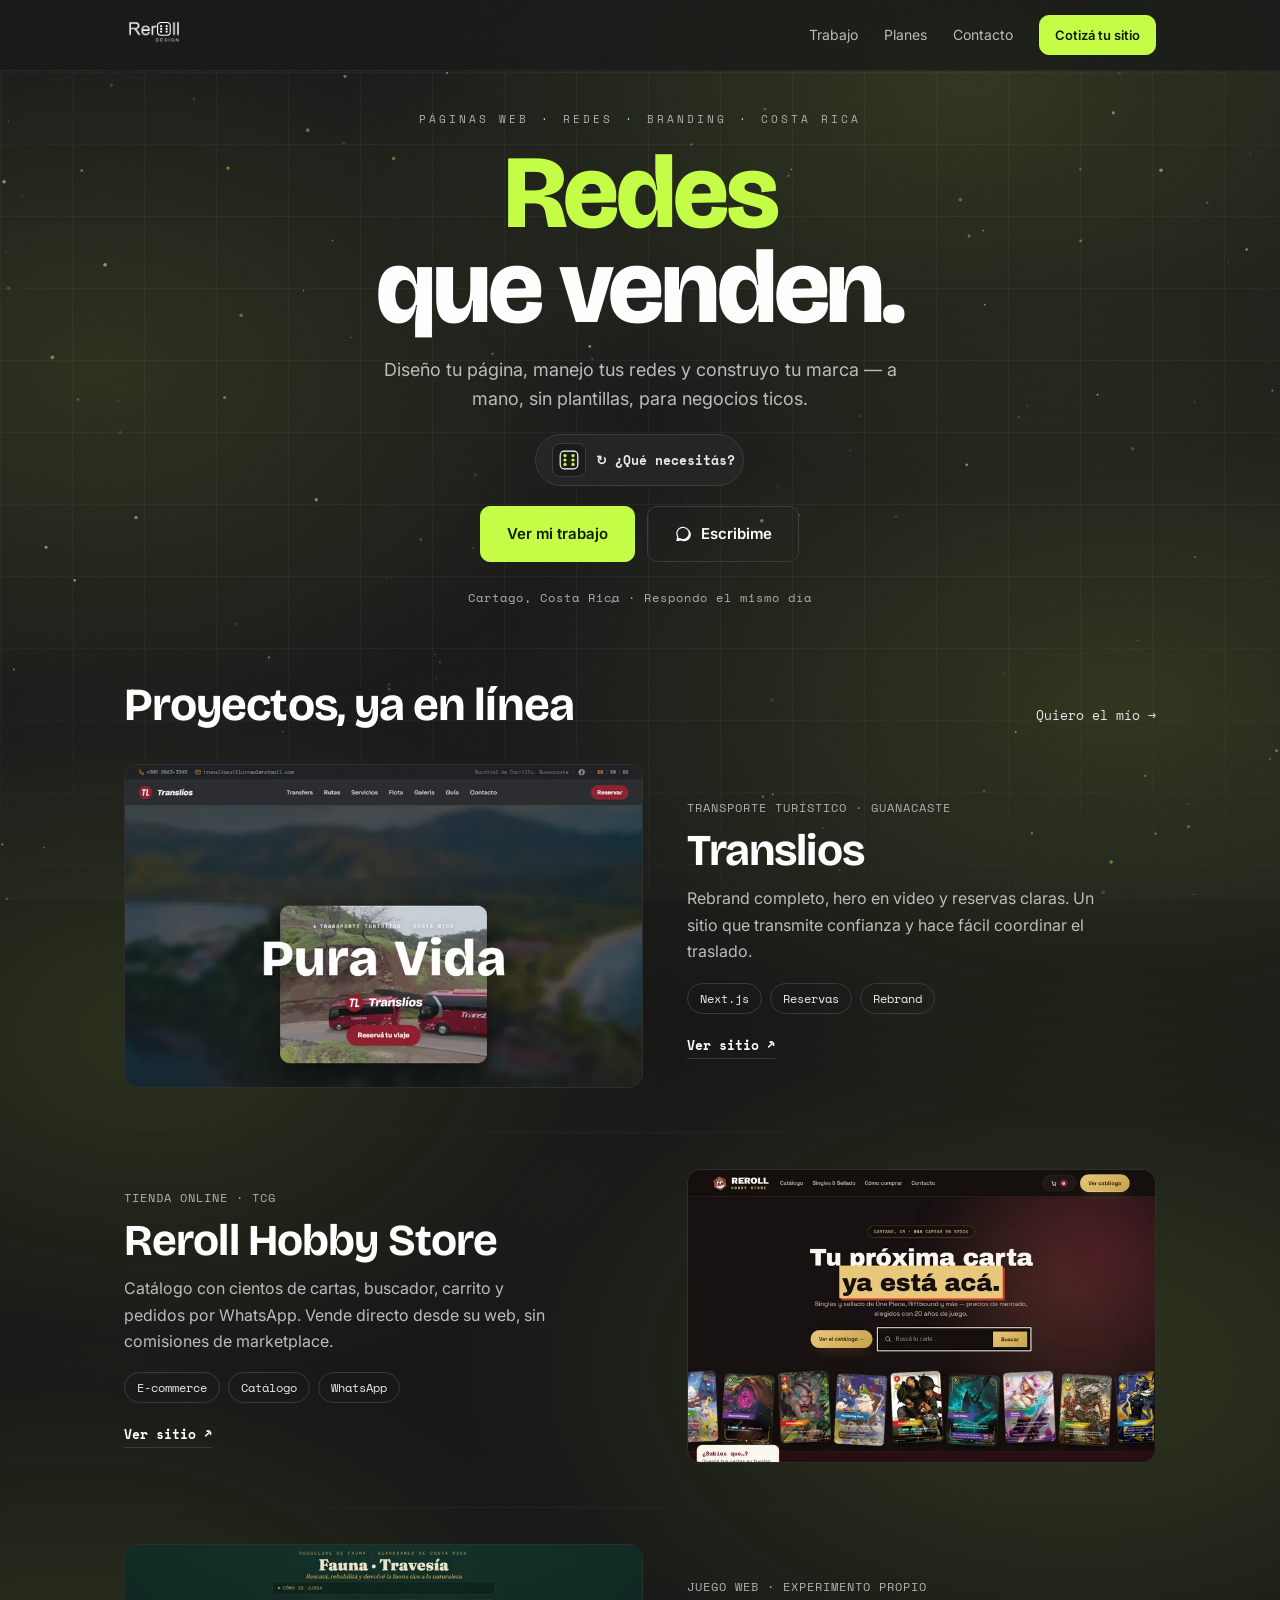
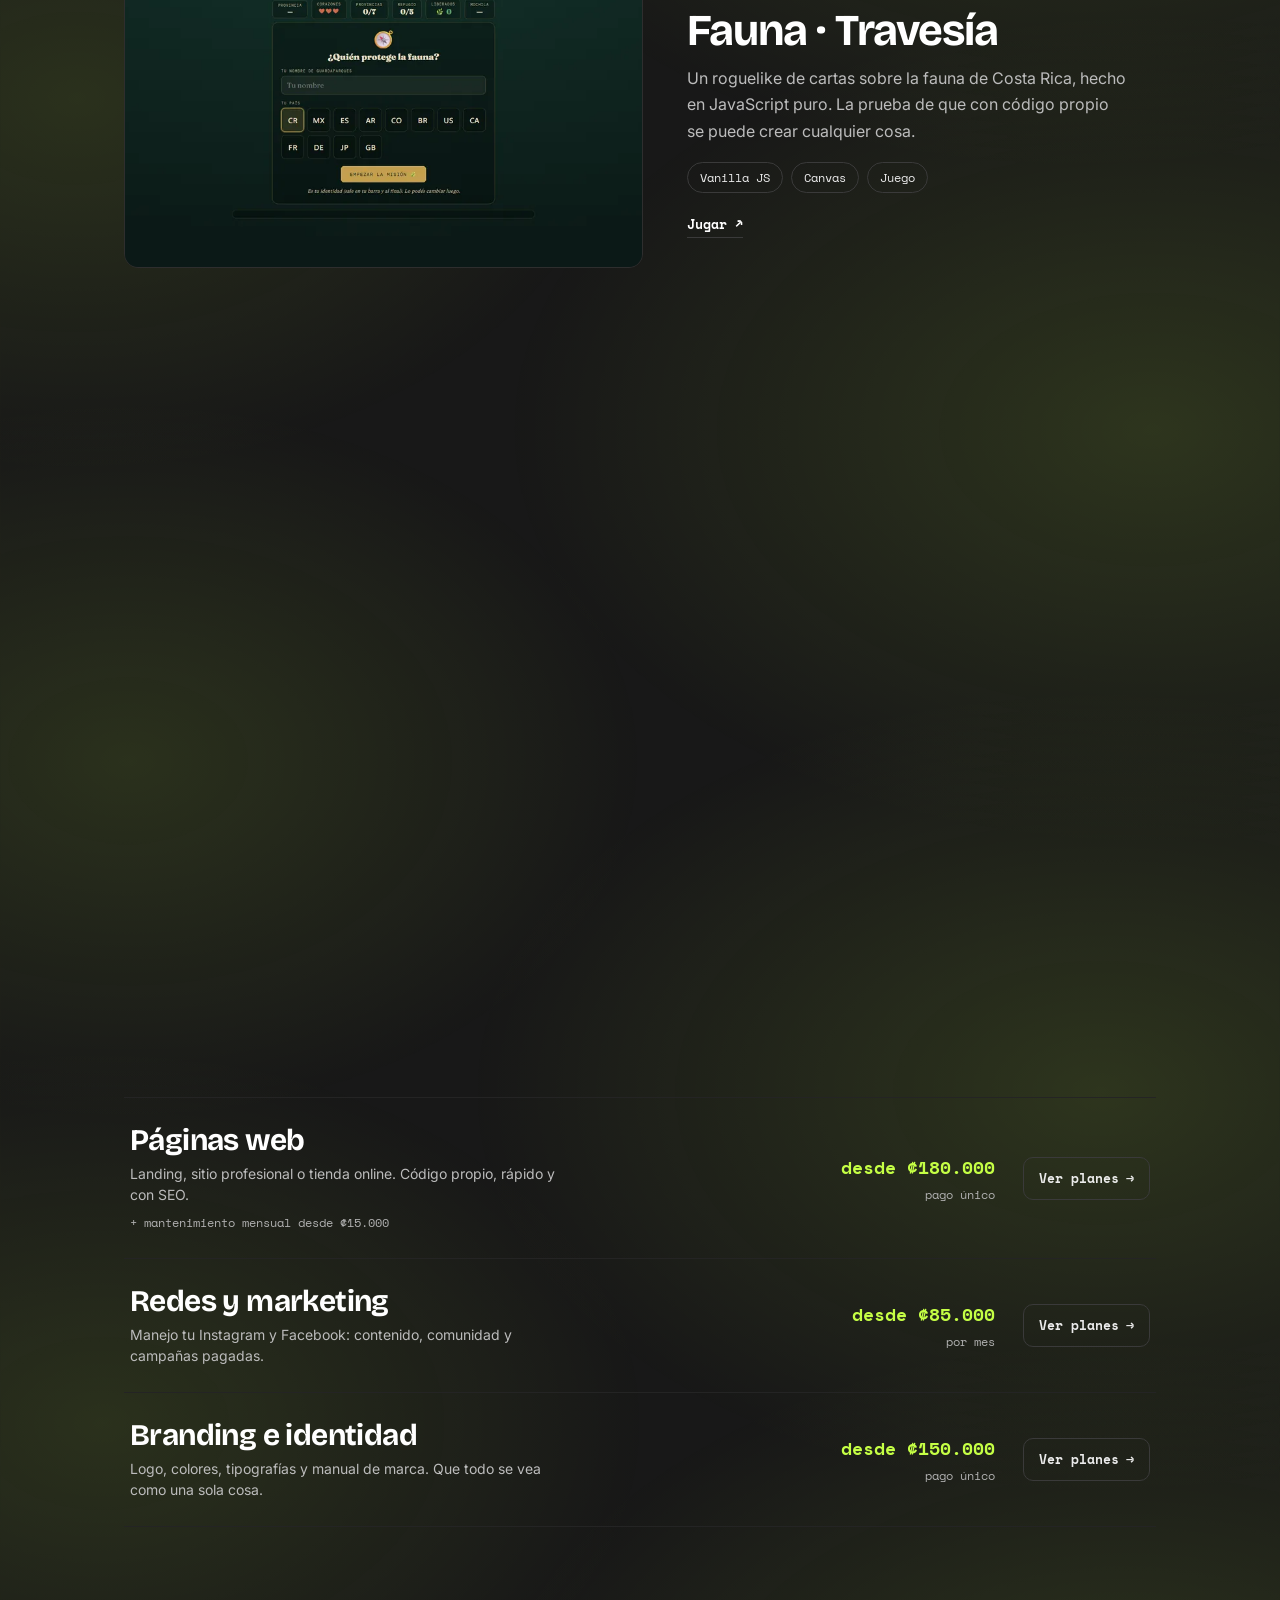
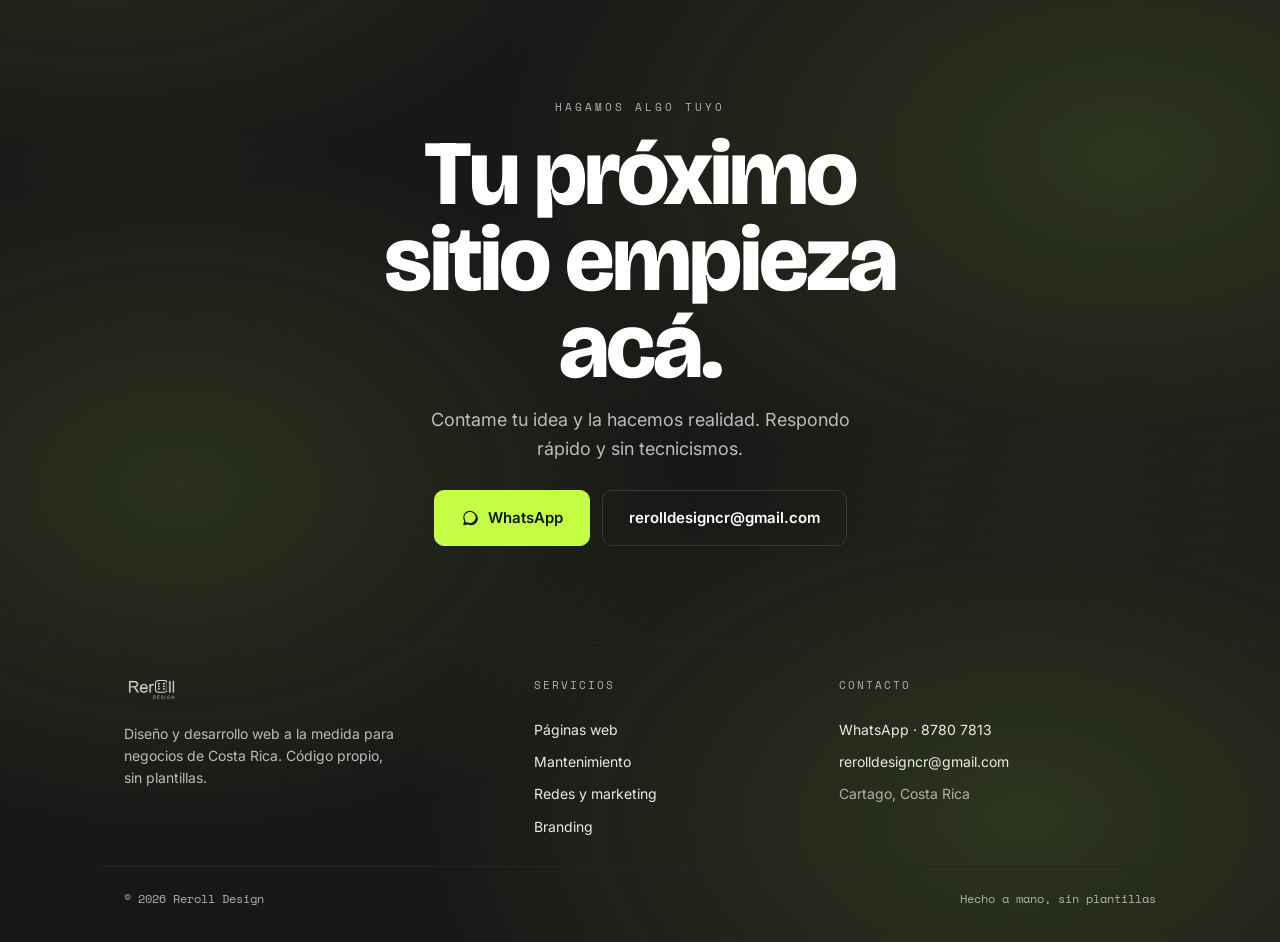
<file: index.html>
<!DOCTYPE html>
<html lang="es">
<head>
  <meta charset="UTF-8" />
  <meta name="viewport" content="width=device-width, initial-scale=1.0" />
  <title>Reroll Design — Diseño y desarrollo web en Costa Rica</title>
  <meta name="description" content="Diseño y desarrollo de sitios web a la medida para negocios de Costa Rica. Rápidos, claros y propios — sin plantillas genéricas. Por Andrés Loría, Cartago." />
  <link rel="canonical" href="https://rerolldesign.com/" />

  <link rel="icon" type="image/svg+xml" href="assets/favicon.svg" />
  <link rel="icon" type="image/png" href="assets/favicon.png" />
  <link rel="apple-touch-icon" href="assets/appicon.png" />

  <meta property="og:type" content="website" />
  <meta property="og:url" content="https://rerolldesign.com/" />
  <meta property="og:site_name" content="Reroll Design" />
  <meta property="og:title" content="Reroll Design — Diseño y desarrollo web" />
  <meta property="og:description" content="Sitios web a la medida para negocios de Costa Rica. Rápidos, claros y propios." />
  <meta property="og:image" content="https://rerolldesign.com/assets/og-image.jpg" />
  <meta property="og:locale" content="es_CR" />
  <meta name="twitter:card" content="summary_large_image" />
  <meta name="twitter:title" content="Reroll Design — Diseño y desarrollo web" />
  <meta name="twitter:description" content="Sitios web a la medida para negocios de Costa Rica. Rápidos, claros y propios." />
  <meta name="twitter:image" content="https://rerolldesign.com/assets/og-image.jpg" />

  <link rel="preconnect" href="https://fonts.googleapis.com" />
  <link rel="preconnect" href="https://fonts.gstatic.com" crossorigin />
  <link href="https://fonts.googleapis.com/css2?family=Bricolage+Grotesque:opsz,wght@12..96,600;12..96,700;12..96,800&family=Inter:wght@400;500;600&family=Space+Mono:wght@400;700&display=swap" rel="stylesheet" />

  <link rel="stylesheet" href="css/styles.css?v=13" />
</head>
<body class="rr">
  <div class="rr-grain" aria-hidden="true"></div>
  <canvas class="rr-spark" id="rrSpark" aria-hidden="true"></canvas>

  <!-- ============ NAV ============ -->
  <header class="rr-nav" id="top">
    <div class="wrap rr-nav__in">
      <a href="#top" class="rr-brand" aria-label="Reroll Design — inicio">
        <span class="rd-logo">
          <img src="assets/logo-white-nodie.png" alt="Reroll Design" />
          <span class="rd-logo__die" aria-hidden="true"><svg viewBox="0 0 125 125" fill="currentColor"><rect x="5" y="5" width="115" height="115" rx="30" fill="none" stroke="currentColor" stroke-width="10"/><circle cx="37.5" cy="37.5" r="9.5"/><circle cx="87.5" cy="37.5" r="9.5"/><circle cx="37.5" cy="62.5" r="9.5"/><circle cx="87.5" cy="62.5" r="9.5"/><circle cx="37.5" cy="87.5" r="9.5"/><circle cx="87.5" cy="87.5" r="9.5"/></svg></span>
        </span>
      </a>
      <nav class="rr-nav__links" aria-label="Navegación principal">
        <a href="#trabajo">Trabajo</a>
        <a href="servicios.html">Planes</a>
        <a href="#contacto">Contacto</a>
        <a href="https://wa.me/50687807813?text=%C2%A1Hola%20Reroll%20Design!%20Quiero%20cotizar%20un%20sitio%20web." class="rr-btn rr-btn--gold rr-btn--sm" target="_blank" rel="noopener"><svg viewBox="0 0 32 32" fill="currentColor" aria-hidden="true" class="rr-ico rr-nav__wa"><path d="M16 3C9.4 3 4 8.4 4 15c0 2.1.6 4.1 1.6 5.9L4 29l8.3-1.6c1.7.9 3.6 1.4 5.7 1.4 6.6 0 12-5.4 12-12S22.6 3 16 3zm0 21.8c-1.8 0-3.5-.5-5-1.4l-.4-.2-3.3.6.6-3.2-.2-.4c-1-1.6-1.5-3.4-1.5-5.2C6 9.9 10.5 5.5 16 5.5S26 9.9 26 15 21.5 24.8 16 24.8z"/></svg><span class="rr-nav__ctatxt">Cotizá tu sitio</span></a>
      </nav>
      <button class="rr-burger" id="rrBurger" type="button" aria-label="Abrir menú" aria-expanded="false" aria-controls="rrMenu"><span></span><span></span><span></span></button>
    </div>
  </header>
  <div class="rr-scrim" id="rrScrim" aria-hidden="true"></div>
  <div class="rr-menu" id="rrMenu">
      <a href="#trabajo">Trabajo</a>
      <a href="servicios.html">Planes</a>
      <a href="#servicios">Lo que hago</a>
      <a href="#contacto">Contacto</a>
      <a class="rr-btn rr-btn--gold rr-btn--lg" href="https://wa.me/50687807813?text=%C2%A1Hola%20Reroll%20Design!%20Quiero%20cotizar%20un%20sitio%20web." target="_blank" rel="noopener">Cotizá tu sitio</a>
      <p class="rr-menu__meta">+506 8780 7813 · Cartago, Costa Rica</p>
  </div>

  <!-- ============ HERO ============ -->
  <section class="rr-hero">
    <div class="rr-hero__bg" aria-hidden="true">
      <span class="rr-hero__pip" style="left:14%;top:26%"></span>
      <span class="rr-hero__pip" style="left:86%;top:34%"></span>
      <span class="rr-hero__pip" style="left:22%;top:76%"></span>
      <span class="rr-hero__pip" style="left:78%;top:70%"></span>
    </div>
    <div class="wrap rr-hero__in">
      <p class="rr-eye rr-hero__eye"><span class="w">Páginas web</span><b class="w">·</b><span class="w">Redes</span><b class="w">·</b><span class="w">Branding</span><b class="w">·</b><span class="w">Costa Rica</span></p>
      <h1 class="rr-h1">
        <span class="rr-h1__line"><span class="rr-word" id="rrWord">Sitios web</span></span>
        <span class="rr-h1__line"><span class="w">que</span> <span class="w">venden.</span></span>
      </h1>
      <p class="rr-sub wb">Diseño tu página, manejo tus redes y construyo tu marca — a mano, sin plantillas, para negocios ticos.</p>
      <button class="rr-reroll wb" id="rrReroll" type="button" aria-label="Cambiar disciplina">
        <span class="rr-reroll__die"><svg viewBox="0 0 100 100" id="rrDieSvg" aria-hidden="true"></svg></span>
        <span class="rr-reroll__txt">↻ ¿Qué necesitás?</span>
      </button>
      <div class="rr-hero__cta wb">
        <a href="#trabajo" class="rr-btn rr-btn--gold rr-btn--lg">Ver mi trabajo</a>
        <a href="https://wa.me/50687807813?text=%C2%A1Hola%20Reroll%20Design!%20Quiero%20cotizar%20un%20proyecto." class="rr-btn rr-btn--lg" target="_blank" rel="noopener">
          <svg viewBox="0 0 32 32" fill="currentColor" aria-hidden="true" class="rr-ico"><path d="M16 3C9.4 3 4 8.4 4 15c0 2.1.6 4.1 1.6 5.9L4 29l8.3-1.6c1.7.9 3.6 1.4 5.7 1.4 6.6 0 12-5.4 12-12S22.6 3 16 3zm0 21.8c-1.8 0-3.5-.5-5-1.4l-.4-.2-3.3.6.6-3.2-.2-.4c-1-1.6-1.5-3.4-1.5-5.2C6 9.9 10.5 5.5 16 5.5S26 9.9 26 15 21.5 24.8 16 24.8z"/></svg>
          Escribime
        </a>
      </div>
      <p class="rr-hero__foot wb">Cartago, Costa Rica · Respondo el mismo día</p>
    </div>
  </section>

  <!-- ============ TRABAJO ============ -->
  <section class="rr-work" id="trabajo">
    <div class="wrap">
      <div class="rr-work__head reveal">
        <h2 class="rr-h2">Proyectos, ya en línea</h2>
        <a href="#contacto" class="rr-work__cta">Quiero el mío →</a>
      </div>
      <div class="rr-cases">

        <article class="rr-case reveal">
          <a class="rr-case__shot" href="https://translioscostarica.com" target="_blank" rel="noopener" aria-label="Ver Translios en vivo">
            <img src="assets/work/translios.webp" alt="Sitio web de Translios" loading="lazy" width="880" height="495" />
            <span class="rr-case__view">Ver en vivo ↗</span>
          </a>
          <div class="rr-case__body">
            <span class="rr-case__kind">Transporte turístico · Guanacaste</span>
            <h3 class="rr-case__name">Translios</h3>
            <p class="rr-case__out">Rebrand completo, hero en video y reservas claras. Un sitio que transmite confianza y hace fácil coordinar el traslado.</p>
            <div class="rr-case__tags"><span>Next.js</span><span>Reservas</span><span>Rebrand</span></div>
            <a class="rr-case__link" href="https://translioscostarica.com" target="_blank" rel="noopener">Ver sitio ↗</a>
          </div>
        </article>

        <article class="rr-case reveal">
          <a class="rr-case__shot" href="https://rerollhobbystore.com" target="_blank" rel="noopener" aria-label="Ver Reroll Hobby Store en vivo">
            <img src="assets/work/reroll.webp" alt="Tienda Reroll Hobby Store" loading="lazy" width="880" height="495" />
            <span class="rr-case__view">Ver en vivo ↗</span>
          </a>
          <div class="rr-case__body">
            <span class="rr-case__kind">Tienda online · TCG</span>
            <h3 class="rr-case__name">Reroll Hobby Store</h3>
            <p class="rr-case__out">Catálogo con cientos de cartas, buscador, carrito y pedidos por WhatsApp. Vende directo desde su web, sin comisiones de marketplace.</p>
            <div class="rr-case__tags"><span>E-commerce</span><span>Catálogo</span><span>WhatsApp</span></div>
            <a class="rr-case__link" href="https://rerollhobbystore.com" target="_blank" rel="noopener">Ver sitio ↗</a>
          </div>
        </article>

        <article class="rr-case reveal">
          <a class="rr-case__shot" href="https://fauna-travesia.vercel.app" target="_blank" rel="noopener" aria-label="Ver Fauna Travesía en vivo">
            <img src="assets/work/fauna.webp" alt="Juego Fauna · Travesía" loading="lazy" width="880" height="495" />
            <span class="rr-case__view">Ver en vivo ↗</span>
          </a>
          <div class="rr-case__body">
            <span class="rr-case__kind">Juego web · experimento propio</span>
            <h3 class="rr-case__name">Fauna · Travesía</h3>
            <p class="rr-case__out">Un roguelike de cartas sobre la fauna de Costa Rica, hecho en JavaScript puro. La prueba de que con código propio se puede crear cualquier cosa.</p>
            <div class="rr-case__tags"><span>Vanilla JS</span><span>Canvas</span><span>Juego</span></div>
            <a class="rr-case__link" href="https://fauna-travesia.vercel.app" target="_blank" rel="noopener">Jugar ↗</a>
          </div>
        </article>

      </div>
    </div>
  </section>

  <!-- ============ CÓMO TRABAJO ============ -->
  <section class="rr-proc">
    <div class="wrap">
      <p class="rr-eye reveal" style="text-align:center">Cómo trabajo</p>
      <h2 class="rr-h2 rr-proc__title reveal">Tres tiradas y estás en línea</h2>
      <div class="rr-proc__grid">
        <div class="rr-step reveal">
          <span class="rr-step__die" data-pips="1"></span>
          <h3>Tirás la idea</h3>
          <p>Me contás de tu negocio y qué querés lograr. Reviso tu marca y ejemplos que te gusten.</p>
        </div>
        <div class="rr-step reveal">
          <span class="rr-step__die" data-pips="2"></span>
          <h3>Diseño y programo</h3>
          <p>Creo tu sitio a la medida, a mano, mostrándote avances. Nada de plantillas recicladas.</p>
        </div>
        <div class="rr-step reveal">
          <span class="rr-step__die" data-pips="3"></span>
          <h3>Publico y te capacito</h3>
          <p>Lo dejo en línea en tu dominio, rápido y con SEO, y te enseño a usarlo.</p>
        </div>
      </div>
    </div>
  </section>

  <!-- ============ SERVICIOS — selector de disciplina ============ -->
  <section class="rr-svc" id="servicios">
    <div class="wrap">
      <div class="rr-work__head reveal">
        <h2 class="rr-h2">Web, redes y branding</h2>
        <a href="servicios.html" class="rr-work__cta">Ver planes y precios →</a>
      </div>
      <p class="rr-sub rr-svc__lead reveal">Tres cosas que se potencian entre sí. Podés empezar por una y sumar el resto después — elegí con qué arrancamos:</p>
      <div class="rr-svc__list">
        <a class="rr-svc__row reveal" href="servicios.html#creacion">
          <span class="rr-svc__body">
            <span class="rr-svc__name">Páginas web</span>
            <span class="rr-svc__desc">Landing, sitio profesional o tienda online. Código propio, rápido y con SEO.</span>
            <span class="rr-svc__plus">+ mantenimiento mensual desde ₡15.000</span>
          </span>
          <span class="rr-svc__cost">
            <span class="rr-svc__amount">desde ₡180.000</span>
            <span class="rr-svc__unit">pago único</span>
          </span>
          <span class="rr-svc__go">Ver planes <span aria-hidden="true">→</span></span>
        </a>
        <a class="rr-svc__row reveal" href="servicios.html#redes">
          <span class="rr-svc__body">
            <span class="rr-svc__name">Redes y marketing</span>
            <span class="rr-svc__desc">Manejo tu Instagram y Facebook: contenido, comunidad y campañas pagadas.</span>
          </span>
          <span class="rr-svc__cost">
            <span class="rr-svc__amount">desde ₡85.000</span>
            <span class="rr-svc__unit">por mes</span>
          </span>
          <span class="rr-svc__go">Ver planes <span aria-hidden="true">→</span></span>
        </a>
        <a class="rr-svc__row reveal" href="servicios.html#branding">
          <span class="rr-svc__body">
            <span class="rr-svc__name">Branding e identidad</span>
            <span class="rr-svc__desc">Logo, colores, tipografías y manual de marca. Que todo se vea como una sola cosa.</span>
          </span>
          <span class="rr-svc__cost">
            <span class="rr-svc__amount">desde ₡150.000</span>
            <span class="rr-svc__unit">pago único</span>
          </span>
          <span class="rr-svc__go">Ver planes <span aria-hidden="true">→</span></span>
        </a>
      </div>
    </div>
  </section>

  <!-- ============ CONTACTO ============ -->
  <section class="rr-contact" id="contacto">
    <div class="wrap rr-contact__in reveal">
      <p class="rr-eye">Hagamos algo tuyo</p>
      <h2 class="rr-contact__title">Tu próximo<br />sitio empieza acá.</h2>
      <p class="rr-sub">Contame tu idea y la hacemos realidad. Respondo rápido y sin tecnicismos.</p>
      <div class="rr-contact__btns">
        <a href="https://wa.me/50687807813?text=%C2%A1Hola%20Reroll%20Design!%20Quiero%20hablar%20sobre%20mi%20sitio%20web." class="rr-btn rr-btn--gold rr-btn--lg" target="_blank" rel="noopener">
          <svg viewBox="0 0 32 32" fill="currentColor" aria-hidden="true" class="rr-ico"><path d="M16 3C9.4 3 4 8.4 4 15c0 2.1.6 4.1 1.6 5.9L4 29l8.3-1.6c1.7.9 3.6 1.4 5.7 1.4 6.6 0 12-5.4 12-12S22.6 3 16 3zm0 21.8c-1.8 0-3.5-.5-5-1.4l-.4-.2-3.3.6.6-3.2-.2-.4c-1-1.6-1.5-3.4-1.5-5.2C6 9.9 10.5 5.5 16 5.5S26 9.9 26 15 21.5 24.8 16 24.8z"/></svg>
          WhatsApp
        </a>
        <a href="mailto:rerolldesigncr@gmail.com?subject=Consulta%20sobre%20un%20sitio%20web" class="rr-btn rr-btn--lg">rerolldesigncr@gmail.com</a>
      </div>
    </div>
  </section>

  <!-- ============ FOOTER ============ -->
  <footer class="rr-foot">
    <div class="wrap rr-foot__in">
      <div class="rr-foot__brand">
        <span class="rd-logo rr-foot__logo"><img src="assets/logo-white-nodie.png" alt="Reroll Design" /><span class="rd-logo__die" aria-hidden="true"><svg viewBox="0 0 125 125" fill="currentColor"><rect x="5" y="5" width="115" height="115" rx="30" fill="none" stroke="currentColor" stroke-width="10"/><circle cx="37.5" cy="37.5" r="9.5"/><circle cx="87.5" cy="37.5" r="9.5"/><circle cx="37.5" cy="62.5" r="9.5"/><circle cx="87.5" cy="62.5" r="9.5"/><circle cx="37.5" cy="87.5" r="9.5"/><circle cx="87.5" cy="87.5" r="9.5"/></svg></span></span>
        <p class="rr-foot__pitch">Diseño y desarrollo web a la medida para negocios de Costa Rica. Código propio, sin plantillas.</p>
      </div>
      <nav class="rr-foot__col" aria-label="Servicios">
        <p class="rr-foot__ttl">Servicios</p>
        <a href="servicios.html#creacion">Páginas web</a>
        <a href="servicios.html#mantenimiento">Mantenimiento</a>
        <a href="servicios.html#redes">Redes y marketing</a>
        <a href="servicios.html#branding">Branding</a>
      </nav>
      <div class="rr-foot__col">
        <p class="rr-foot__ttl">Contacto</p>
        <a href="https://wa.me/50687807813?text=%C2%A1Hola%20Reroll%20Design!%20Quiero%20cotizar%20un%20sitio%20web." target="_blank" rel="noopener">WhatsApp · 8780 7813</a>
        <a href="mailto:rerolldesigncr@gmail.com">rerolldesigncr@gmail.com</a>
        <span>Cartago, Costa Rica</span>
      </div>
    </div>
    <div class="wrap rr-foot__bottom">
      <span>© <span id="year">2026</span> Reroll Design</span>
      <span>Hecho a mano, sin plantillas</span>
    </div>
  </footer>

  <script src="js/app.js?v=11"></script>
</body>
</html>
</file>
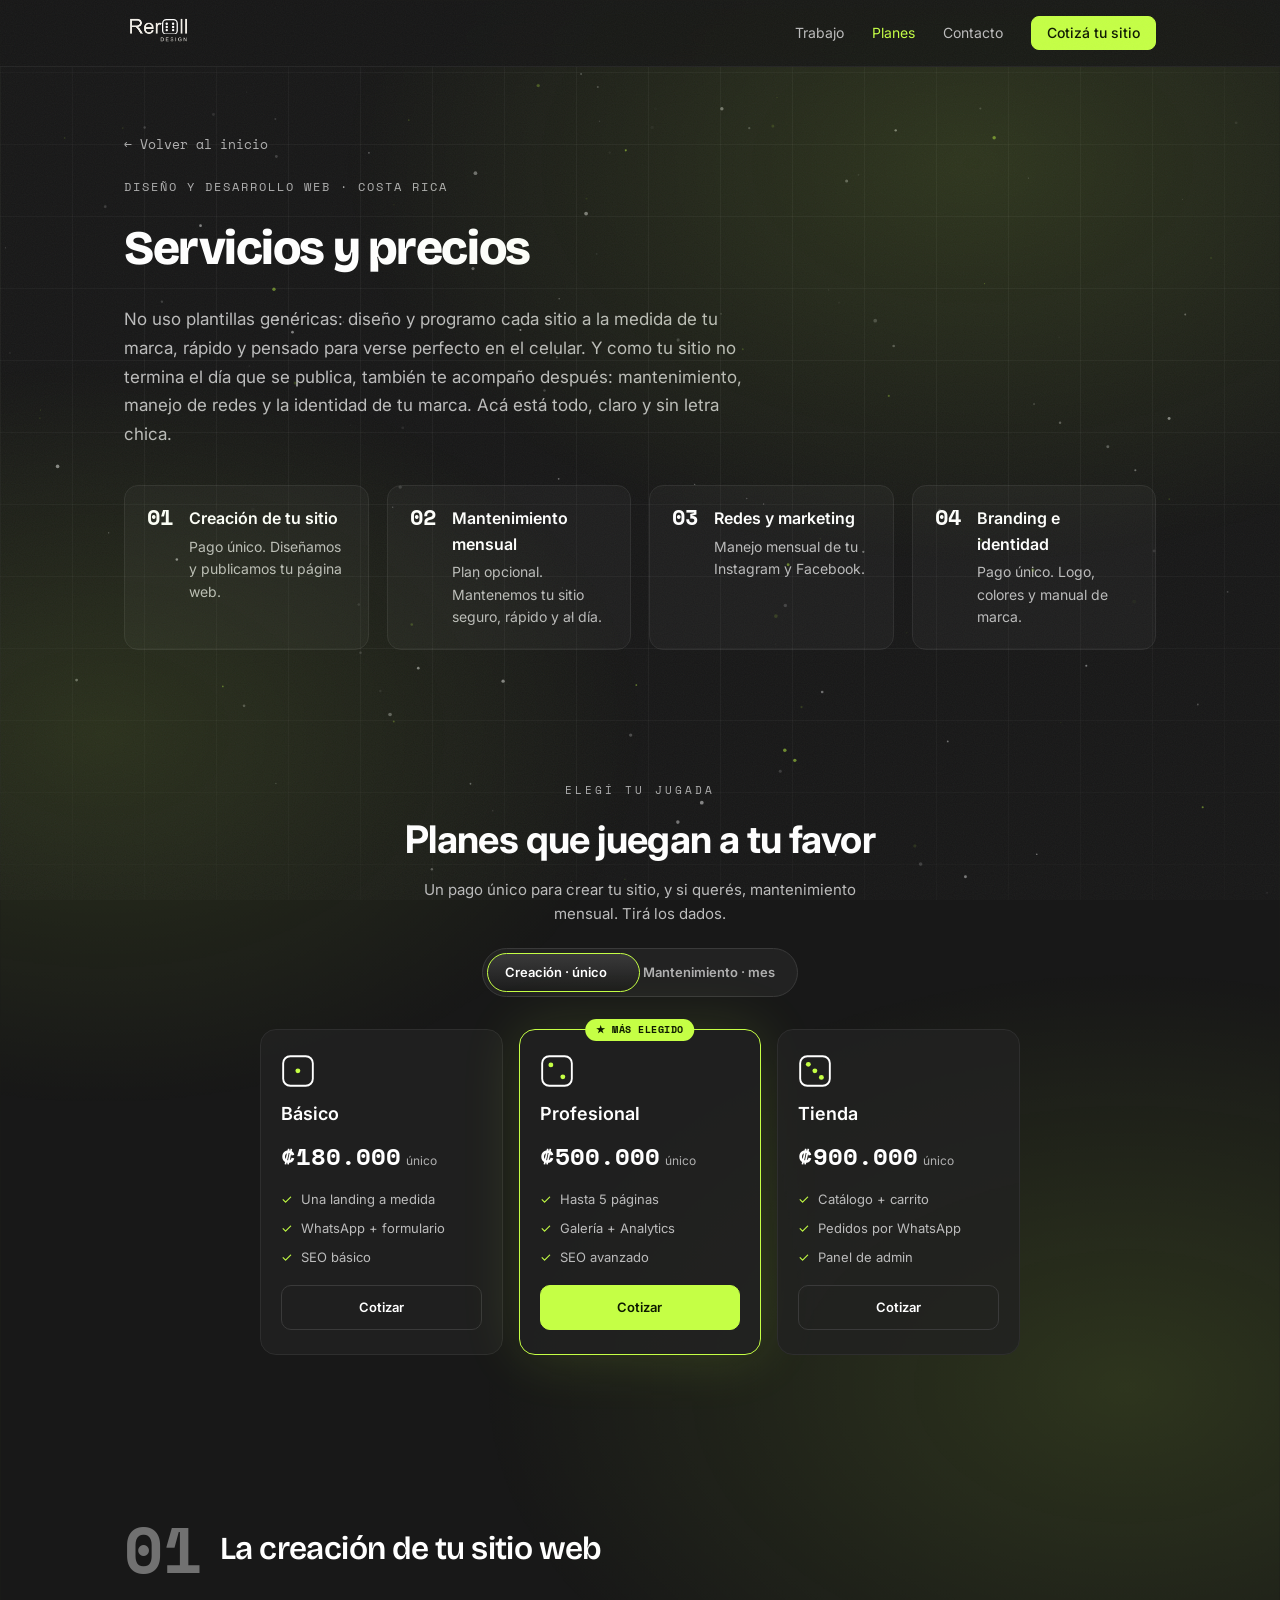
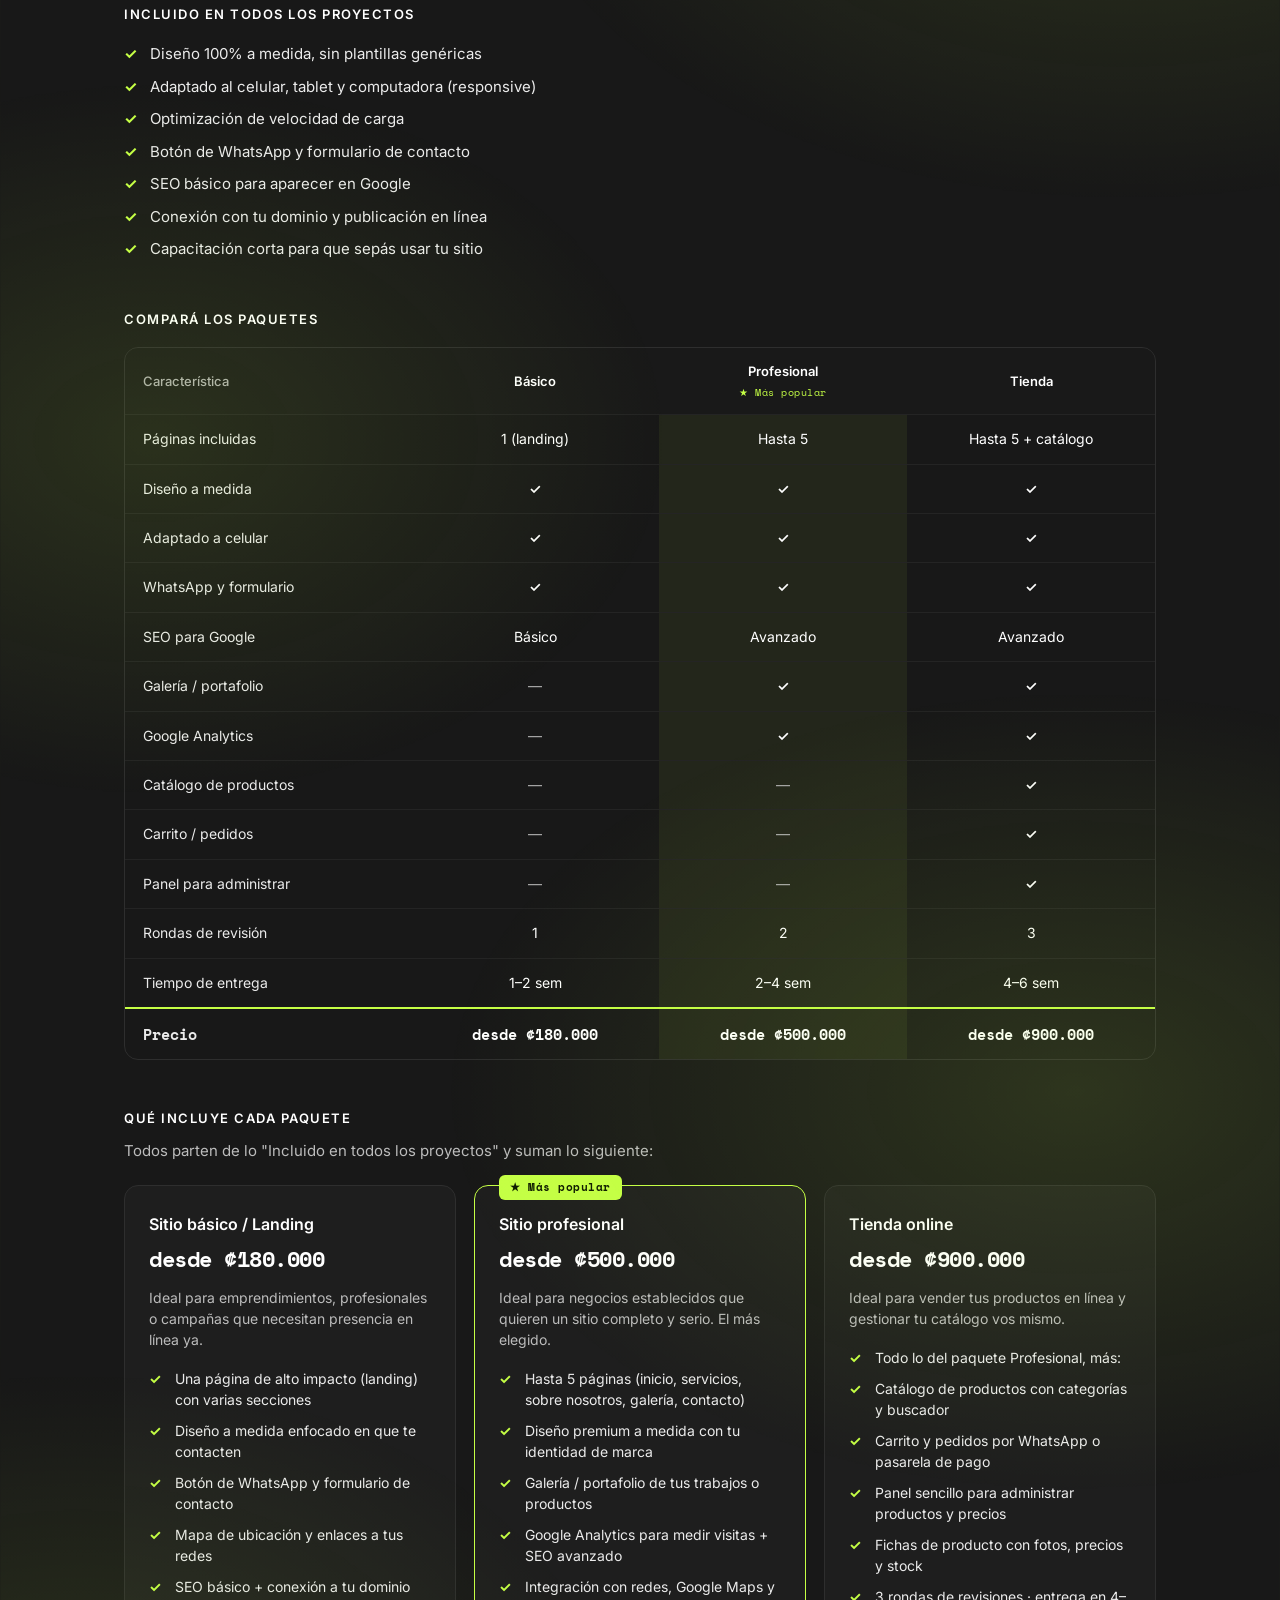
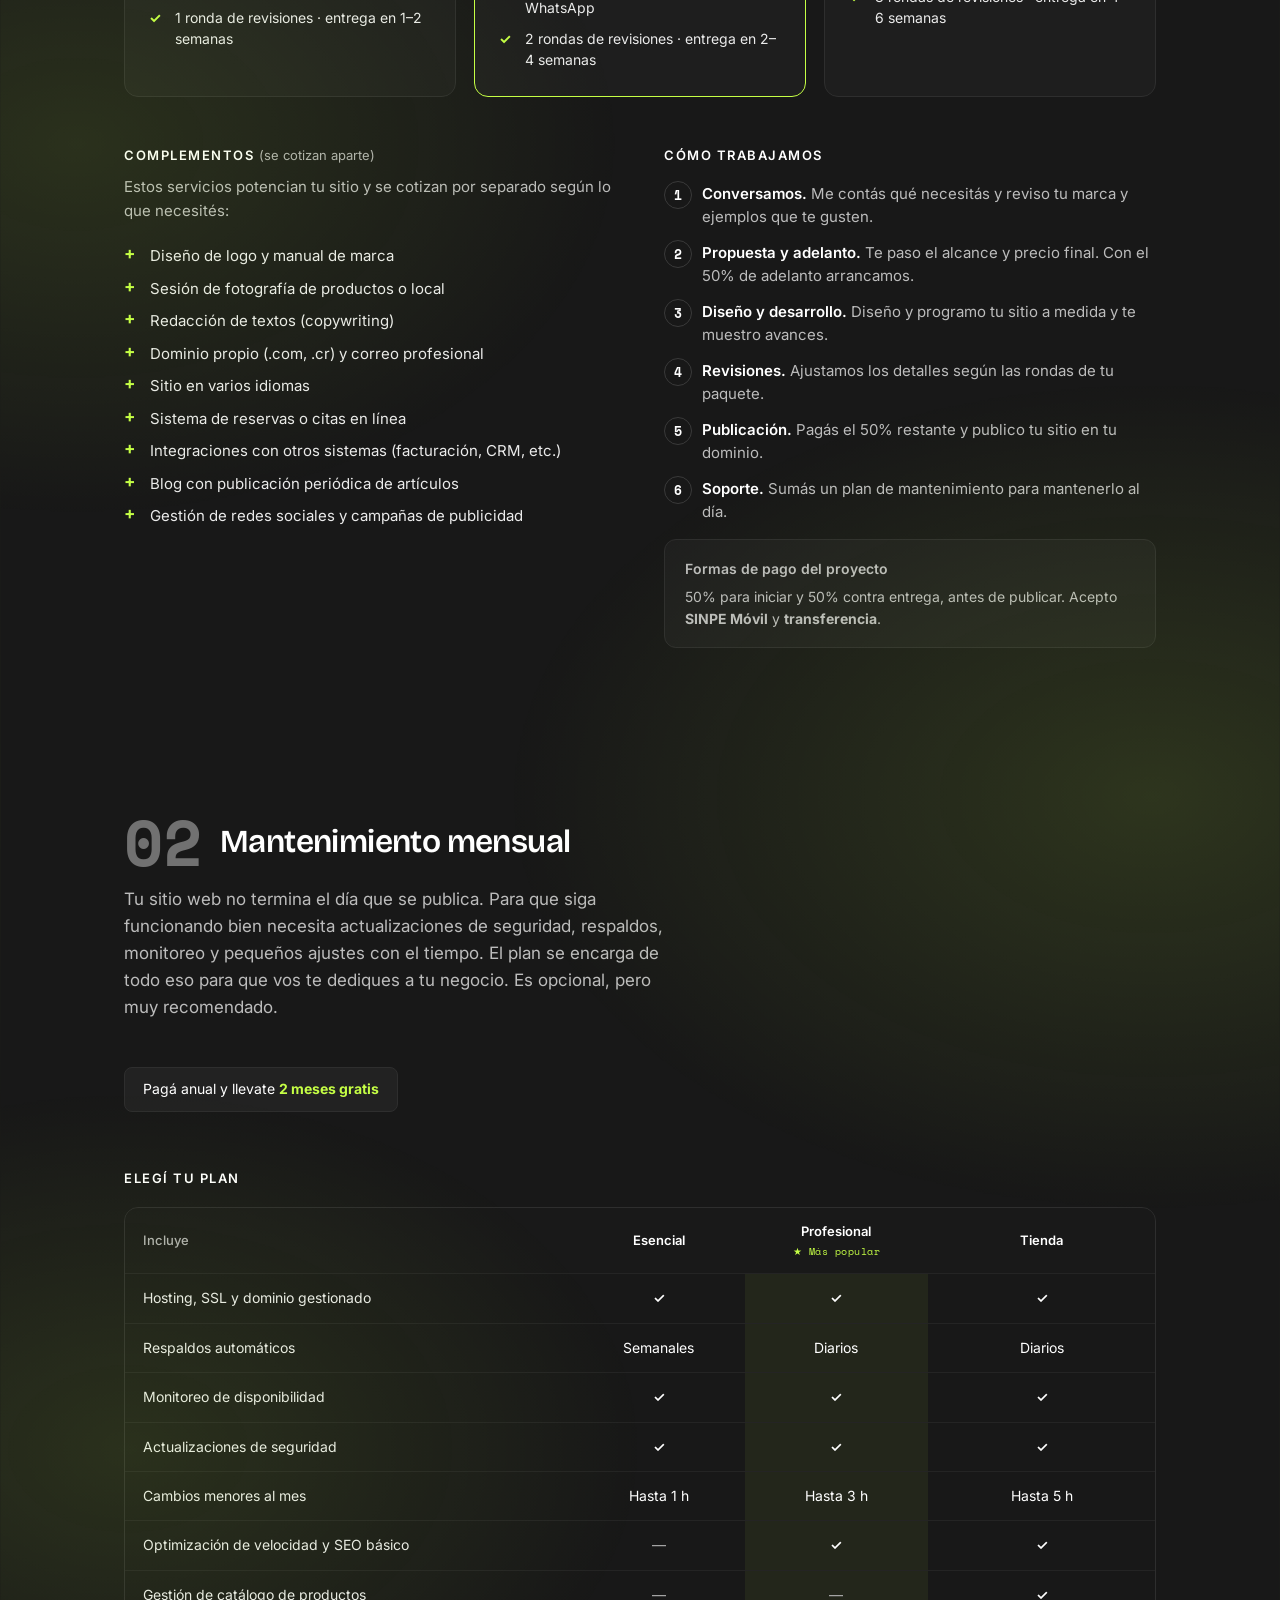
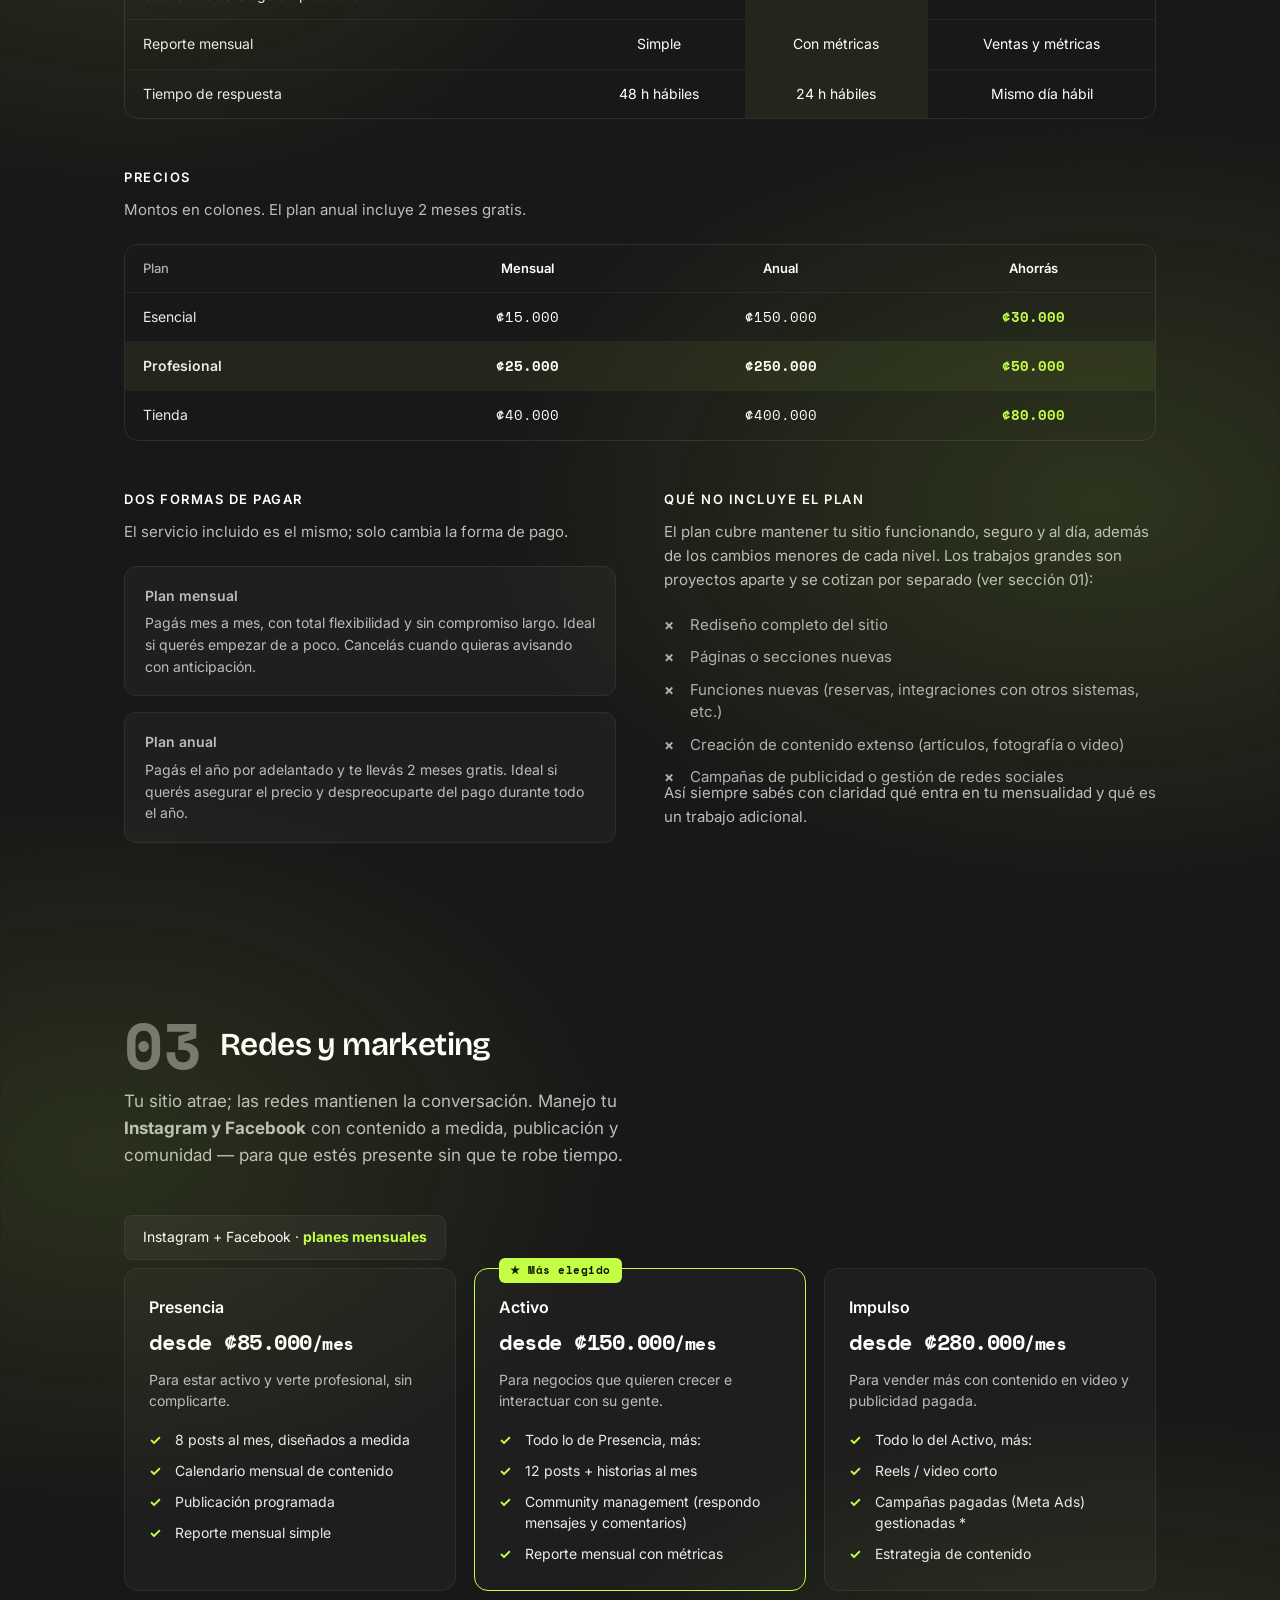
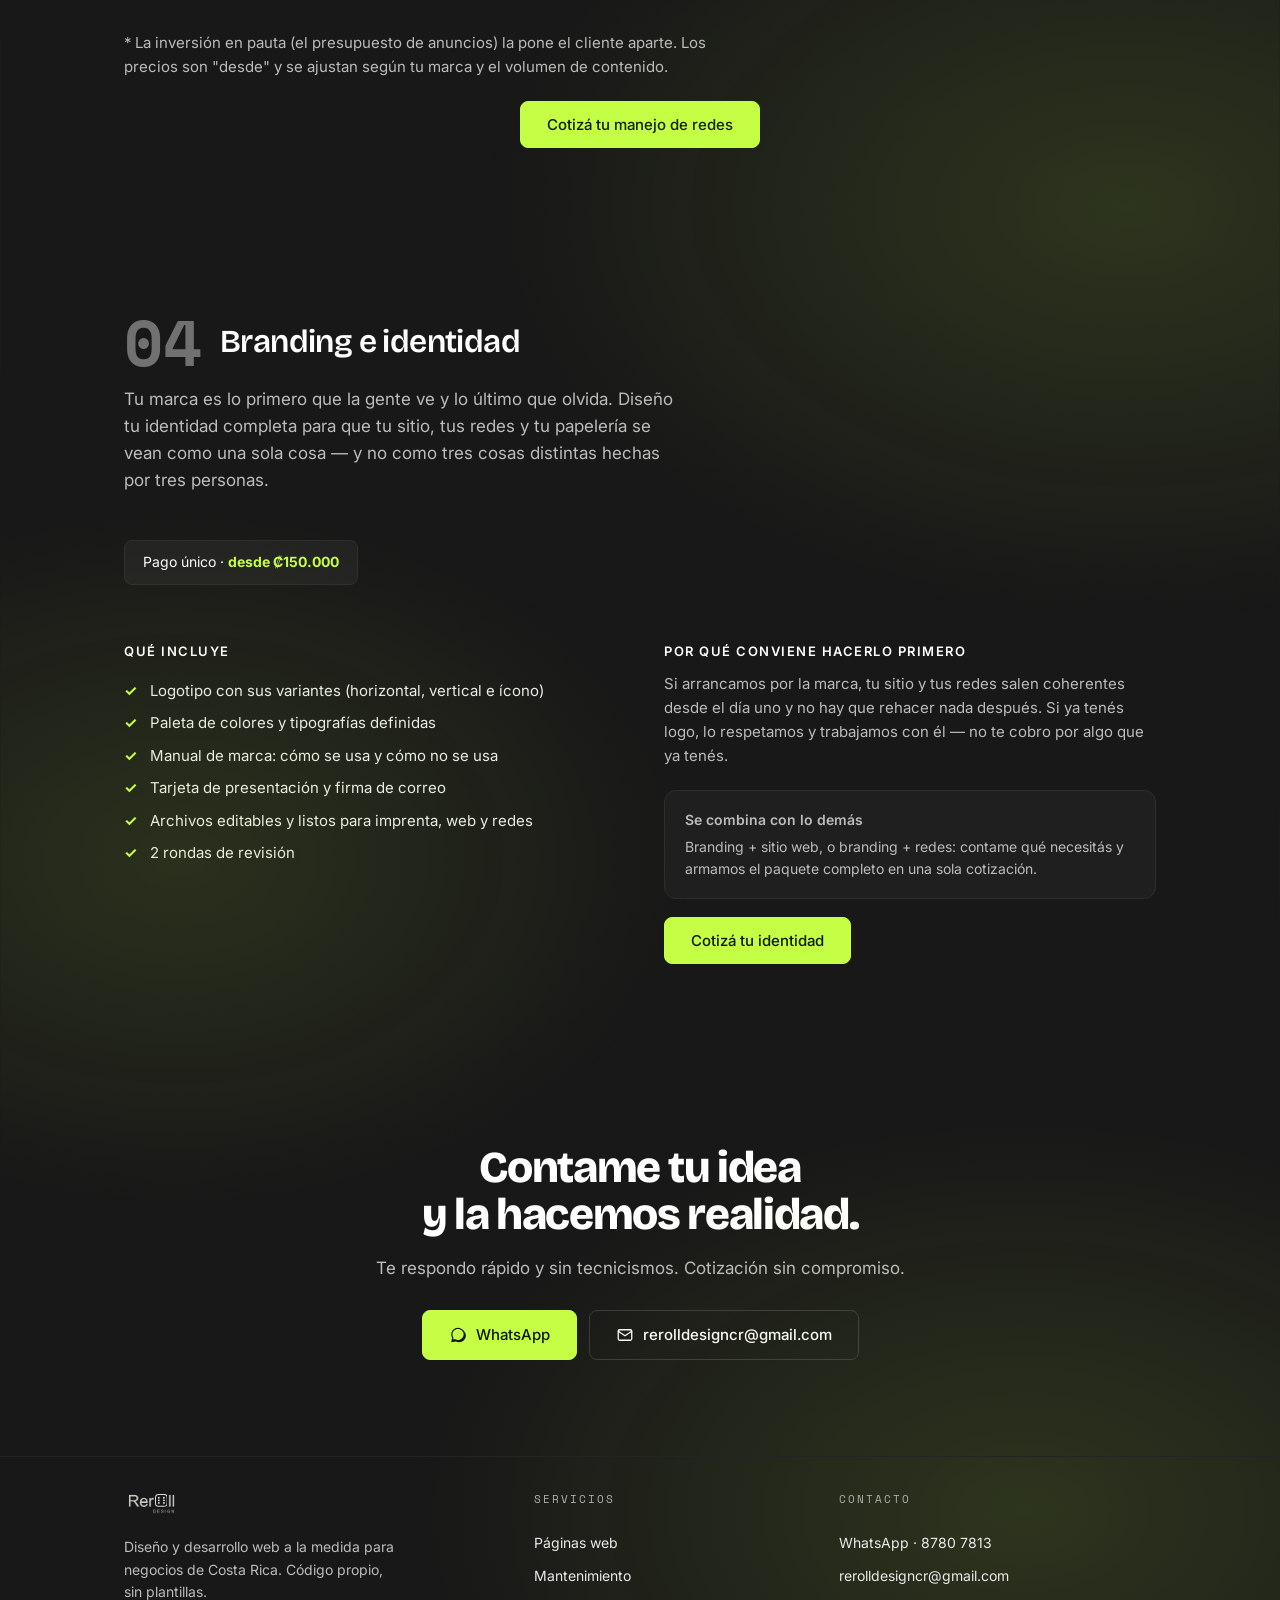
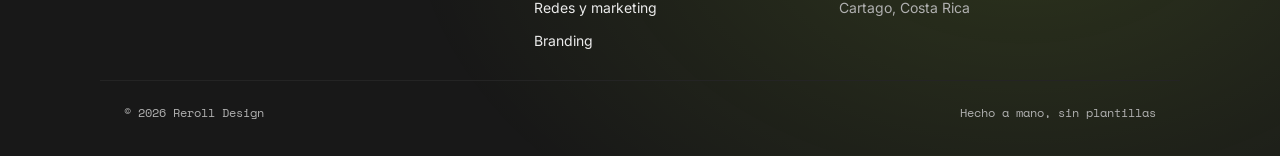
<file: servicios.html>
<!DOCTYPE html>
<html lang="es">
<head>
  <meta charset="UTF-8" />
  <meta name="viewport" content="width=device-width, initial-scale=1.0" />
  <title>Servicios y precios — Reroll Design</title>
  <meta name="description" content="Planes y precios de Reroll Design: sitios web a la medida (desde ₡180.000), mantenimiento mensual (desde ₡15.000), manejo de redes (desde ₡85.000/mes) y branding (desde ₡150.000). Transparente, sin letra chica." />
  <link rel="canonical" href="https://rerolldesign.com/servicios.html" />

  <link rel="icon" type="image/svg+xml" href="assets/favicon.svg" />
  <link rel="icon" type="image/png" href="assets/favicon.png" />
  <link rel="apple-touch-icon" href="assets/appicon.png" />

  <meta property="og:type" content="website" />
  <meta property="og:url" content="https://rerolldesign.com/servicios.html" />
  <meta property="og:site_name" content="Reroll Design" />
  <meta property="og:title" content="Servicios y precios — Reroll Design" />
  <meta property="og:description" content="Creación de sitios a la medida y planes de mantenimiento. Precios claros, sin letra chica." />
  <meta property="og:image" content="https://rerolldesign.com/assets/og-image.jpg" />
  <meta property="og:locale" content="es_CR" />

  <link rel="preconnect" href="https://fonts.googleapis.com" />
  <link rel="preconnect" href="https://fonts.gstatic.com" crossorigin />
  <link href="https://fonts.googleapis.com/css2?family=Bricolage+Grotesque:opsz,wght@12..96,700;12..96,800&family=Inter:wght@400;500;600;700&family=Space+Mono:wght@400;700&display=swap" rel="stylesheet" />

  <link rel="stylesheet" href="css/styles.css?v=13" />
</head>
<body class="rr">
  <div class="rr-grain" aria-hidden="true"></div>
  <canvas class="rr-spark" id="rrSpark" aria-hidden="true"></canvas>

  <!-- ============ NAV ============ -->
  <header class="nav" id="top">
    <div class="wrap nav__inner">
      <a href="index.html" class="nav__brand" aria-label="Reroll Design — inicio">
        <span class="rd-logo">
          <img src="assets/logo-white-nodie.png" alt="Reroll Design" />
          <span class="rd-logo__die" aria-hidden="true"><svg viewBox="0 0 125 125" fill="currentColor"><rect x="5" y="5" width="115" height="115" rx="30" fill="none" stroke="currentColor" stroke-width="10"/><circle cx="37.5" cy="37.5" r="9.5"/><circle cx="87.5" cy="37.5" r="9.5"/><circle cx="37.5" cy="62.5" r="9.5"/><circle cx="87.5" cy="62.5" r="9.5"/><circle cx="37.5" cy="87.5" r="9.5"/><circle cx="87.5" cy="87.5" r="9.5"/></svg></span>
        </span>
      </a>
      <nav class="nav__links" aria-label="Navegación principal">
        <a href="index.html#trabajo">Trabajo</a>
        <a href="servicios.html" aria-current="page">Planes</a>
        <a href="index.html#contacto">Contacto</a>
        <a href="https://wa.me/50687807813?text=%C2%A1Hola%20Reroll%20Design!%20Quiero%20cotizar%20un%20sitio%20web." class="btn btn--ink btn--sm" target="_blank" rel="noopener"><svg viewBox="0 0 32 32" fill="currentColor" aria-hidden="true" class="rr-ico rr-nav__wa"><path d="M16 3C9.4 3 4 8.4 4 15c0 2.1.6 4.1 1.6 5.9L4 29l8.3-1.6c1.7.9 3.6 1.4 5.7 1.4 6.6 0 12-5.4 12-12S22.6 3 16 3zm0 21.8c-1.8 0-3.5-.5-5-1.4l-.4-.2-3.3.6.6-3.2-.2-.4c-1-1.6-1.5-3.4-1.5-5.2C6 9.9 10.5 5.5 16 5.5S26 9.9 26 15 21.5 24.8 16 24.8z"/></svg><span class="rr-nav__ctatxt">Cotizá tu sitio</span></a>
      </nav>
      <button class="rr-burger" id="rrBurger" type="button" aria-label="Abrir menú" aria-expanded="false" aria-controls="rrMenu"><span></span><span></span><span></span></button>
    </div>
  </header>
  <div class="rr-scrim" id="rrScrim" aria-hidden="true"></div>
  <div class="rr-menu" id="rrMenu">
      <a href="index.html#trabajo">Trabajo</a>
      <a href="servicios.html" aria-current="page">Planes</a>
      <a href="#redes">Redes y marketing</a>
      <a href="#branding">Branding</a>
      <a href="index.html#contacto">Contacto</a>
      <a class="rr-btn rr-btn--gold rr-btn--lg" href="https://wa.me/50687807813?text=%C2%A1Hola%20Reroll%20Design!%20Quiero%20cotizar%20un%20sitio%20web." target="_blank" rel="noopener">Cotizá tu sitio</a>
      <p class="rr-menu__meta">+506 8780 7813 · Cartago, Costa Rica</p>
  </div>

  <!-- ============ HERO ============ -->
  <section class="page-hero">
    <div class="wrap">
      <a href="index.html" class="back-link">← Volver al inicio</a>
      <p class="eyebrow">Diseño y desarrollo web · Costa Rica</p>
      <h1 class="page-hero__title">Servicios y precios</h1>
      <p class="page-hero__sub">No uso plantillas genéricas: diseño y programo cada sitio a la medida de tu marca, rápido y pensado para verse perfecto en el celular. Y como tu sitio no termina el día que se publica, también te acompaño después: mantenimiento, manejo de redes y la identidad de tu marca. Acá está todo, claro y sin letra chica.</p>

      <div class="two-up">
        <div class="two-up__item">
          <span class="two-up__num">01</span>
          <div>
            <p class="two-up__name">Creación de tu sitio</p>
            <p class="two-up__desc">Pago único. Diseñamos y publicamos tu página web.</p>
          </div>
        </div>
        <div class="two-up__item">
          <span class="two-up__num">02</span>
          <div>
            <p class="two-up__name">Mantenimiento mensual</p>
            <p class="two-up__desc">Plan opcional. Mantenemos tu sitio seguro, rápido y al día.</p>
          </div>
        </div>
        <div class="two-up__item">
          <span class="two-up__num">03</span>
          <div>
            <p class="two-up__name">Redes y marketing</p>
            <p class="two-up__desc">Manejo mensual de tu Instagram y Facebook.</p>
          </div>
        </div>
        <div class="two-up__item">
          <span class="two-up__num">04</span>
          <div>
            <p class="two-up__name">Branding e identidad</p>
            <p class="two-up__desc">Pago único. Logo, colores y manual de marca.</p>
          </div>
        </div>
      </div>
    </div>
  </section>

  <!-- ============ PLANES (vitrina premium · dados) ============ -->
  <section class="dice" id="planes" aria-label="Resumen de planes">
    <canvas class="dice__spark" aria-hidden="true"></canvas>
    <div class="dice__glow" aria-hidden="true"></div>
    <div class="wrap dice__inner">
      <div class="dice__head">
        <p class="dice__eyebrow">Elegí tu jugada</p>
        <h2 class="dice__title">Planes que juegan a tu favor</h2>
        <p class="dice__sub">Un pago único para crear tu sitio, y si querés, mantenimiento mensual. Tirá los dados.</p>
        <div class="dice__toggle" id="diceToggle" role="tablist" aria-label="Tipo de precio">
          <span class="dice__pill" aria-hidden="true"></span>
          <button class="dice__tab is-on" data-mode="crea" role="tab" aria-selected="true">Creación · único</button>
          <button class="dice__tab" data-mode="mant" role="tab" aria-selected="false">Mantenimiento · mes</button>
        </div>
      </div>
      <div class="dice__grid" id="diceGrid">
        <p class="dice__fallback">Mirá el detalle completo de cada plan más abajo ↓</p>
      </div>
    </div>
  </section>

  <!-- ============ 01 CREACIÓN ============ -->
  <section class="section" id="creacion">
    <div class="wrap">
      <div class="bignum-head">
        <span class="bignum">01</span>
        <h2 class="section__title">La creación de tu sitio web</h2>
      </div>

      <div class="included">
        <p class="sub">Incluido en todos los proyectos</p>
        <ul class="check-list">
          <li>Diseño 100% a medida, sin plantillas genéricas</li>
          <li>Adaptado al celular, tablet y computadora (responsive)</li>
          <li>Optimización de velocidad de carga</li>
          <li>Botón de WhatsApp y formulario de contacto</li>
          <li>SEO básico para aparecer en Google</li>
          <li>Conexión con tu dominio y publicación en línea</li>
          <li>Capacitación corta para que sepás usar tu sitio</li>
        </ul>
      </div>

      <h3 class="sub sub--mt">Compará los paquetes</h3>
      <div class="table-wrap">
        <table class="ptable">
          <thead>
            <tr>
              <th class="ptable__feat">Característica</th>
              <th>Básico</th>
              <th class="ptable__pop">Profesional<span class="pop-tag">★ Más popular</span></th>
              <th>Tienda</th>
            </tr>
          </thead>
          <tbody>
            <tr><td>Páginas incluidas</td><td data-p="Básico">1 (landing)</td><td class="ptable__pop" data-p="Profesional">Hasta 5</td><td data-p="Tienda">Hasta 5 + catálogo</td></tr>
            <tr><td>Diseño a medida</td><td class="yes" data-p="Básico">✓</td><td class="yes ptable__pop" data-p="Profesional">✓</td><td class="yes" data-p="Tienda">✓</td></tr>
            <tr><td>Adaptado a celular</td><td class="yes" data-p="Básico">✓</td><td class="yes ptable__pop" data-p="Profesional">✓</td><td class="yes" data-p="Tienda">✓</td></tr>
            <tr><td>WhatsApp y formulario</td><td class="yes" data-p="Básico">✓</td><td class="yes ptable__pop" data-p="Profesional">✓</td><td class="yes" data-p="Tienda">✓</td></tr>
            <tr><td>SEO para Google</td><td data-p="Básico">Básico</td><td class="ptable__pop" data-p="Profesional">Avanzado</td><td data-p="Tienda">Avanzado</td></tr>
            <tr><td>Galería / portafolio</td><td class="no" data-p="Básico">—</td><td class="yes ptable__pop" data-p="Profesional">✓</td><td class="yes" data-p="Tienda">✓</td></tr>
            <tr><td>Google Analytics</td><td class="no" data-p="Básico">—</td><td class="yes ptable__pop" data-p="Profesional">✓</td><td class="yes" data-p="Tienda">✓</td></tr>
            <tr><td>Catálogo de productos</td><td class="no" data-p="Básico">—</td><td class="no ptable__pop" data-p="Profesional">—</td><td class="yes" data-p="Tienda">✓</td></tr>
            <tr><td>Carrito / pedidos</td><td class="no" data-p="Básico">—</td><td class="no ptable__pop" data-p="Profesional">—</td><td class="yes" data-p="Tienda">✓</td></tr>
            <tr><td>Panel para administrar</td><td class="no" data-p="Básico">—</td><td class="no ptable__pop" data-p="Profesional">—</td><td class="yes" data-p="Tienda">✓</td></tr>
            <tr><td>Rondas de revisión</td><td data-p="Básico">1</td><td class="ptable__pop" data-p="Profesional">2</td><td data-p="Tienda">3</td></tr>
            <tr><td>Tiempo de entrega</td><td data-p="Básico">1–2 sem</td><td class="ptable__pop" data-p="Profesional">2–4 sem</td><td data-p="Tienda">4–6 sem</td></tr>
            <tr class="ptable__price"><td>Precio</td><td data-p="Básico">desde ₡180.000</td><td class="ptable__pop" data-p="Profesional">desde ₡500.000</td><td data-p="Tienda">desde ₡900.000</td></tr>
          </tbody>
        </table>
      </div>

      <h3 class="sub sub--mt">Qué incluye cada paquete</h3>
      <p class="muted-line">Todos parten de lo "Incluido en todos los proyectos" y suman lo siguiente:</p>
      <div class="pkg-grid">
        <div class="pkg">
          <p class="pkg__name">Sitio básico / Landing</p>
          <p class="pkg__price">desde ₡180.000</p>
          <p class="pkg__for">Ideal para emprendimientos, profesionales o campañas que necesitan presencia en línea ya.</p>
          <ul class="check-list">
            <li>Una página de alto impacto (landing) con varias secciones</li>
            <li>Diseño a medida enfocado en que te contacten</li>
            <li>Botón de WhatsApp y formulario de contacto</li>
            <li>Mapa de ubicación y enlaces a tus redes</li>
            <li>SEO básico + conexión a tu dominio</li>
            <li>1 ronda de revisiones · entrega en 1–2 semanas</li>
          </ul>
        </div>
        <div class="pkg pkg--feat">
          <span class="pkg__flag">★ Más popular</span>
          <p class="pkg__name">Sitio profesional</p>
          <p class="pkg__price">desde ₡500.000</p>
          <p class="pkg__for">Ideal para negocios establecidos que quieren un sitio completo y serio. El más elegido.</p>
          <ul class="check-list">
            <li>Hasta 5 páginas (inicio, servicios, sobre nosotros, galería, contacto)</li>
            <li>Diseño premium a medida con tu identidad de marca</li>
            <li>Galería / portafolio de tus trabajos o productos</li>
            <li>Google Analytics para medir visitas + SEO avanzado</li>
            <li>Integración con redes, Google Maps y WhatsApp</li>
            <li>2 rondas de revisiones · entrega en 2–4 semanas</li>
          </ul>
        </div>
        <div class="pkg">
          <p class="pkg__name">Tienda online</p>
          <p class="pkg__price">desde ₡900.000</p>
          <p class="pkg__for">Ideal para vender tus productos en línea y gestionar tu catálogo vos mismo.</p>
          <ul class="check-list">
            <li>Todo lo del paquete Profesional, más:</li>
            <li>Catálogo de productos con categorías y buscador</li>
            <li>Carrito y pedidos por WhatsApp o pasarela de pago</li>
            <li>Panel sencillo para administrar productos y precios</li>
            <li>Fichas de producto con fotos, precios y stock</li>
            <li>3 rondas de revisiones · entrega en 4–6 semanas</li>
          </ul>
        </div>
      </div>

      <div class="split">
        <div class="split__col">
          <h3 class="sub">Complementos <span>(se cotizan aparte)</span></h3>
          <p class="muted-line">Estos servicios potencian tu sitio y se cotizan por separado según lo que necesités:</p>
          <ul class="check-list check-list--plus">
            <li>Diseño de logo y manual de marca</li>
            <li>Sesión de fotografía de productos o local</li>
            <li>Redacción de textos (copywriting)</li>
            <li>Dominio propio (.com, .cr) y correo profesional</li>
            <li>Sitio en varios idiomas</li>
            <li>Sistema de reservas o citas en línea</li>
            <li>Integraciones con otros sistemas (facturación, CRM, etc.)</li>
            <li>Blog con publicación periódica de artículos</li>
            <li>Gestión de redes sociales y campañas de publicidad</li>
          </ul>
        </div>
        <div class="split__col">
          <h3 class="sub">Cómo trabajamos</h3>
          <ol class="steps">
            <li><span>Conversamos.</span> Me contás qué necesitás y reviso tu marca y ejemplos que te gusten.</li>
            <li><span>Propuesta y adelanto.</span> Te paso el alcance y precio final. Con el 50% de adelanto arrancamos.</li>
            <li><span>Diseño y desarrollo.</span> Diseño y programo tu sitio a medida y te muestro avances.</li>
            <li><span>Revisiones.</span> Ajustamos los detalles según las rondas de tu paquete.</li>
            <li><span>Publicación.</span> Pagás el 50% restante y publico tu sitio en tu dominio.</li>
            <li><span>Soporte.</span> Sumás un plan de mantenimiento para mantenerlo al día.</li>
          </ol>
          <div class="callout">
            <p class="callout__title">Formas de pago del proyecto</p>
            <p>50% para iniciar y 50% contra entrega, antes de publicar. Acepto <b>SINPE Móvil</b> y <b>transferencia</b>.</p>
          </div>
        </div>
      </div>
    </div>
  </section>

  <!-- ============ 02 MANTENIMIENTO ============ -->
  <section class="section section--soft" id="mantenimiento">
    <div class="wrap">
      <div class="bignum-head">
        <span class="bignum">02</span>
        <h2 class="section__title">Mantenimiento mensual</h2>
      </div>

      <p class="lead">Tu sitio web no termina el día que se publica. Para que siga funcionando bien necesita actualizaciones de seguridad, respaldos, monitoreo y pequeños ajustes con el tiempo. El plan se encarga de todo eso para que vos te dediques a tu negocio. Es opcional, pero muy recomendado.</p>

      <div class="ribbon">Pagá anual y llevate <b>2 meses gratis</b></div>

      <h3 class="sub sub--mt">Elegí tu plan</h3>
      <div class="table-wrap">
        <table class="ptable">
          <thead>
            <tr>
              <th class="ptable__feat">Incluye</th>
              <th>Esencial</th>
              <th class="ptable__pop">Profesional<span class="pop-tag">★ Más popular</span></th>
              <th>Tienda</th>
            </tr>
          </thead>
          <tbody>
            <tr><td>Hosting, SSL y dominio gestionado</td><td class="yes" data-p="Esencial">✓</td><td class="yes ptable__pop" data-p="Profesional">✓</td><td class="yes" data-p="Tienda">✓</td></tr>
            <tr><td>Respaldos automáticos</td><td data-p="Esencial">Semanales</td><td class="ptable__pop" data-p="Profesional">Diarios</td><td data-p="Tienda">Diarios</td></tr>
            <tr><td>Monitoreo de disponibilidad</td><td class="yes" data-p="Esencial">✓</td><td class="yes ptable__pop" data-p="Profesional">✓</td><td class="yes" data-p="Tienda">✓</td></tr>
            <tr><td>Actualizaciones de seguridad</td><td class="yes" data-p="Esencial">✓</td><td class="yes ptable__pop" data-p="Profesional">✓</td><td class="yes" data-p="Tienda">✓</td></tr>
            <tr><td>Cambios menores al mes</td><td data-p="Esencial">Hasta 1 h</td><td class="ptable__pop" data-p="Profesional">Hasta 3 h</td><td data-p="Tienda">Hasta 5 h</td></tr>
            <tr><td>Optimización de velocidad y SEO básico</td><td class="no" data-p="Esencial">—</td><td class="yes ptable__pop" data-p="Profesional">✓</td><td class="yes" data-p="Tienda">✓</td></tr>
            <tr><td>Gestión de catálogo de productos</td><td class="no" data-p="Esencial">—</td><td class="no ptable__pop" data-p="Profesional">—</td><td class="yes" data-p="Tienda">✓</td></tr>
            <tr><td>Reporte mensual</td><td data-p="Esencial">Simple</td><td class="ptable__pop" data-p="Profesional">Con métricas</td><td data-p="Tienda">Ventas y métricas</td></tr>
            <tr><td>Tiempo de respuesta</td><td data-p="Esencial">48 h hábiles</td><td class="ptable__pop" data-p="Profesional">24 h hábiles</td><td data-p="Tienda">Mismo día hábil</td></tr>
          </tbody>
        </table>
      </div>

      <h3 class="sub sub--mt">Precios</h3>
      <p class="muted-line">Montos en colones. El plan anual incluye 2 meses gratis.</p>
      <div class="table-wrap">
        <table class="ptable ptable--prices">
          <thead>
            <tr><th class="ptable__feat">Plan</th><th>Mensual</th><th>Anual</th><th>Ahorrás</th></tr>
          </thead>
          <tbody>
            <tr><td>Esencial</td><td data-p="Mensual">₡15.000</td><td data-p="Anual">₡150.000</td><td class="save" data-p="Ahorrás">₡30.000</td></tr>
            <tr class="ptable__pop-row"><td>Profesional</td><td data-p="Mensual">₡25.000</td><td data-p="Anual">₡250.000</td><td class="save" data-p="Ahorrás">₡50.000</td></tr>
            <tr><td>Tienda</td><td data-p="Mensual">₡40.000</td><td data-p="Anual">₡400.000</td><td class="save" data-p="Ahorrás">₡80.000</td></tr>
          </tbody>
        </table>
      </div>

      <div class="split">
        <div class="split__col">
          <h3 class="sub">Dos formas de pagar</h3>
          <p class="muted-line">El servicio incluido es el mismo; solo cambia la forma de pago.</p>
          <div class="callout">
            <p class="callout__title">Plan mensual</p>
            <p>Pagás mes a mes, con total flexibilidad y sin compromiso largo. Ideal si querés empezar de a poco. Cancelás cuando quieras avisando con anticipación.</p>
          </div>
          <div class="callout">
            <p class="callout__title">Plan anual</p>
            <p>Pagás el año por adelantado y te llevás 2 meses gratis. Ideal si querés asegurar el precio y despreocuparte del pago durante todo el año.</p>
          </div>
        </div>
        <div class="split__col">
          <h3 class="sub">Qué no incluye el plan</h3>
          <p class="muted-line">El plan cubre mantener tu sitio funcionando, seguro y al día, además de los cambios menores de cada nivel. Los trabajos grandes son proyectos aparte y se cotizan por separado (ver sección 01):</p>
          <ul class="check-list check-list--no">
            <li>Rediseño completo del sitio</li>
            <li>Páginas o secciones nuevas</li>
            <li>Funciones nuevas (reservas, integraciones con otros sistemas, etc.)</li>
            <li>Creación de contenido extenso (artículos, fotografía o video)</li>
            <li>Campañas de publicidad o gestión de redes sociales</li>
          </ul>
          <p class="muted-line">Así siempre sabés con claridad qué entra en tu mensualidad y qué es un trabajo adicional.</p>
        </div>
      </div>
    </div>
  </section>

  <!-- ============ 03 REDES Y MARKETING ============ -->
  <section class="section" id="redes">
    <div class="wrap">
      <div class="bignum-head">
        <span class="bignum">03</span>
        <h2 class="section__title">Redes y marketing</h2>
      </div>

      <p class="lead">Tu sitio atrae; las redes mantienen la conversación. Manejo tu <b>Instagram y Facebook</b> con contenido a medida, publicación y comunidad — para que estés presente sin que te robe tiempo.</p>
      <div class="ribbon">Instagram + Facebook · <b>planes mensuales</b></div>

      <div class="cards">
        <div class="pkg">
          <p class="pkg__name">Presencia</p>
          <p class="pkg__price">desde ₡85.000<small>/mes</small></p>
          <p class="pkg__for">Para estar activo y verte profesional, sin complicarte.</p>
          <ul class="check-list">
            <li>8 posts al mes, diseñados a medida</li>
            <li>Calendario mensual de contenido</li>
            <li>Publicación programada</li>
            <li>Reporte mensual simple</li>
          </ul>
        </div>
        <div class="pkg pkg--feat">
          <span class="pkg__flag">★ Más elegido</span>
          <p class="pkg__name">Activo</p>
          <p class="pkg__price">desde ₡150.000<small>/mes</small></p>
          <p class="pkg__for">Para negocios que quieren crecer e interactuar con su gente.</p>
          <ul class="check-list">
            <li>Todo lo de Presencia, más:</li>
            <li>12 posts + historias al mes</li>
            <li>Community management (respondo mensajes y comentarios)</li>
            <li>Reporte mensual con métricas</li>
          </ul>
        </div>
        <div class="pkg">
          <p class="pkg__name">Impulso</p>
          <p class="pkg__price">desde ₡280.000<small>/mes</small></p>
          <p class="pkg__for">Para vender más con contenido en video y publicidad pagada.</p>
          <ul class="check-list">
            <li>Todo lo del Activo, más:</li>
            <li>Reels / video corto</li>
            <li>Campañas pagadas (Meta Ads) gestionadas *</li>
            <li>Estrategia de contenido</li>
          </ul>
        </div>
      </div>
      <p class="muted-line">* La inversión en pauta (el presupuesto de anuncios) la pone el cliente aparte. Los precios son "desde" y se ajustan según tu marca y el volumen de contenido.</p>

      <div style="text-align:center;margin-top:8px">
        <a href="https://wa.me/50687807813?text=%C2%A1Hola%20Reroll%20Design!%20Quiero%20cotizar%20el%20manejo%20de%20mis%20redes." class="btn btn--ink btn--lg" target="_blank" rel="noopener">Cotizá tu manejo de redes</a>
      </div>
    </div>
  </section>

  <!-- ============ 04 BRANDING ============ -->
  <section class="section section--soft" id="branding">
    <div class="wrap">
      <div class="bignum-head">
        <span class="bignum">04</span>
        <h2 class="section__title">Branding e identidad</h2>
      </div>

      <p class="lead">Tu marca es lo primero que la gente ve y lo último que olvida. Diseño tu identidad completa para que tu sitio, tus redes y tu papelería se vean como una sola cosa — y no como tres cosas distintas hechas por tres personas.</p>
      <div class="ribbon">Pago único · <b>desde ₡150.000</b></div>

      <div class="split">
        <div class="split__col">
          <h3 class="sub">Qué incluye</h3>
          <ul class="check-list">
            <li>Logotipo con sus variantes (horizontal, vertical e ícono)</li>
            <li>Paleta de colores y tipografías definidas</li>
            <li>Manual de marca: cómo se usa y cómo no se usa</li>
            <li>Tarjeta de presentación y firma de correo</li>
            <li>Archivos editables y listos para imprenta, web y redes</li>
            <li>2 rondas de revisión</li>
          </ul>
        </div>
        <div class="split__col">
          <h3 class="sub">Por qué conviene hacerlo primero</h3>
          <p class="muted-line">Si arrancamos por la marca, tu sitio y tus redes salen coherentes desde el día uno y no hay que rehacer nada después. Si ya tenés logo, lo respetamos y trabajamos con él — no te cobro por algo que ya tenés.</p>
          <div class="callout">
            <p class="callout__title">Se combina con lo demás</p>
            <p>Branding + sitio web, o branding + redes: contame qué necesitás y armamos el paquete completo en una sola cotización.</p>
          </div>
          <div style="margin-top:18px">
            <a href="https://wa.me/50687807813?text=%C2%A1Hola%20Reroll%20Design!%20Quiero%20cotizar%20el%20branding%20de%20mi%20marca." class="btn btn--ink btn--lg" target="_blank" rel="noopener">Cotizá tu identidad</a>
          </div>
        </div>
      </div>
    </div>
  </section>

  <!-- ============ CTA ============ -->
  <section class="section contacto" id="contacto">
    <div class="wrap contacto__inner">
      <h2 class="contacto__title">Contame tu idea<br />y la hacemos realidad.</h2>
      <p class="contacto__sub">Te respondo rápido y sin tecnicismos. Cotización sin compromiso.</p>
      <div class="contacto__btns">
        <a href="https://wa.me/50687807813?text=%C2%A1Hola%20Reroll%20Design!%20Vi%20los%20planes%20y%20quiero%20cotizar." class="btn btn--ink btn--lg" target="_blank" rel="noopener">
          <svg viewBox="0 0 32 32" fill="currentColor" aria-hidden="true" class="ico"><path d="M16 3C9.4 3 4 8.4 4 15c0 2.1.6 4.1 1.6 5.9L4 29l8.3-1.6c1.7.9 3.6 1.4 5.7 1.4 6.6 0 12-5.4 12-12S22.6 3 16 3zm0 21.8c-1.8 0-3.5-.5-5-1.4l-.4-.2-3.3.6.6-3.2-.2-.4c-1-1.6-1.5-3.4-1.5-5.2C6 9.9 10.5 5.5 16 5.5S26 9.9 26 15 21.5 24.8 16 24.8z"/></svg>
          WhatsApp
        </a>
        <a href="mailto:rerolldesigncr@gmail.com?subject=Consulta%20sobre%20planes%20y%20precios" class="btn btn--ghost btn--lg">
          <svg viewBox="0 0 24 24" fill="none" stroke="currentColor" stroke-width="1.7" stroke-linecap="round" stroke-linejoin="round" aria-hidden="true" class="ico"><rect x="3" y="5" width="18" height="14" rx="2"/><path d="m3 7 9 6 9-6"/></svg>
          rerolldesigncr@gmail.com
        </a>
      </div>
    </div>
  </section>

  <!-- ============ FOOTER ============ -->
  <footer class="rr-foot">
    <div class="wrap rr-foot__in">
      <div class="rr-foot__brand">
        <span class="rd-logo rr-foot__logo"><img src="assets/logo-white-nodie.png" alt="Reroll Design" /><span class="rd-logo__die" aria-hidden="true"><svg viewBox="0 0 125 125" fill="currentColor"><rect x="5" y="5" width="115" height="115" rx="30" fill="none" stroke="currentColor" stroke-width="10"/><circle cx="37.5" cy="37.5" r="9.5"/><circle cx="87.5" cy="37.5" r="9.5"/><circle cx="37.5" cy="62.5" r="9.5"/><circle cx="87.5" cy="62.5" r="9.5"/><circle cx="37.5" cy="87.5" r="9.5"/><circle cx="87.5" cy="87.5" r="9.5"/></svg></span></span>
        <p class="rr-foot__pitch">Diseño y desarrollo web a la medida para negocios de Costa Rica. Código propio, sin plantillas.</p>
      </div>
      <nav class="rr-foot__col" aria-label="Servicios">
        <p class="rr-foot__ttl">Servicios</p>
        <a href="servicios.html#creacion">Páginas web</a>
        <a href="servicios.html#mantenimiento">Mantenimiento</a>
        <a href="servicios.html#redes">Redes y marketing</a>
        <a href="servicios.html#branding">Branding</a>
      </nav>
      <div class="rr-foot__col">
        <p class="rr-foot__ttl">Contacto</p>
        <a href="https://wa.me/50687807813?text=%C2%A1Hola%20Reroll%20Design!%20Quiero%20cotizar%20un%20sitio%20web." target="_blank" rel="noopener">WhatsApp · 8780 7813</a>
        <a href="mailto:rerolldesigncr@gmail.com">rerolldesigncr@gmail.com</a>
        <span>Cartago, Costa Rica</span>
      </div>
    </div>
    <div class="wrap rr-foot__bottom">
      <span>© <span id="year">2026</span> Reroll Design</span>
      <span>Hecho a mano, sin plantillas</span>
    </div>
  </footer>

  <script src="js/app.js?v=11"></script>
</body>
</html>
</file>
<file: css/styles.css>
/* ============ Reroll Design — minimalista B/N ============ */
:root{
  --ink:#111111;
  --ink-soft:#2a2a2a;
  --paper:#ffffff;
  --soft:#fafafa;
  --muted:#6b6b6b;
  --faint:#9a9a9a;
  --line:#ececec;
  --line-2:#e0e0e0;
  --gold:#C5FF45;
  --wrap:1080px;
  --font:'Inter',system-ui,-apple-system,Segoe UI,Roboto,sans-serif;
  --mono:'Space Mono',ui-monospace,monospace;
}

*{box-sizing:border-box;margin:0;padding:0}
html{scroll-behavior:smooth}
body{
  font-family:var(--font);
  color:var(--ink);
  background:var(--paper);
  line-height:1.6;
  -webkit-font-smoothing:antialiased;
  text-rendering:optimizeLegibility;
}
a{color:inherit;text-decoration:none}
img{max-width:100%;display:block}

.wrap{max-width:var(--wrap);margin:0 auto;padding:0 24px}

/* ---------- eyebrow / labels ---------- */
.eyebrow{
  font-family:var(--mono);
  font-size:12px;
  letter-spacing:2px;
  text-transform:uppercase;
  color:var(--faint);
}

/* ---------- buttons ---------- */
.btn{
  display:inline-flex;align-items:center;justify-content:center;gap:9px;
  font-weight:500;font-size:14px;line-height:1;
  border-radius:8px;border:1px solid transparent;
  padding:13px 22px;cursor:pointer;
  transition:transform .12s ease, background .15s ease, border-color .15s ease, color .15s ease;
  white-space:nowrap;
}
.btn:hover{transform:translateY(-1px)}
.btn:active{transform:translateY(0)}
.btn--ink{background:var(--ink);color:#fff;border-color:var(--ink)}
.btn--ink:hover{background:#000}
.btn--ghost{background:transparent;color:var(--ink);border-color:var(--line-2)}
.btn--ghost:hover{border-color:var(--ink);background:var(--soft)}
.btn--sm{padding:9px 15px;font-size:13px}
.btn--lg{padding:15px 26px;font-size:15px}
.ico{width:18px;height:18px;flex:none}

/* ---------- nav ---------- */
.nav{
  position:sticky;top:0;z-index:50;
  background:rgba(255,255,255,.86);
  backdrop-filter:saturate(180%) blur(12px);
  border-bottom:1px solid var(--line);
}
.nav__inner{display:flex;align-items:center;justify-content:space-between;height:66px}
.nav__brand img{height:30px;width:auto}

/* ---------- logo animado (dado = la "o" de Reroll) ---------- */
.rd-logo{position:relative;display:inline-block;line-height:0}
.rd-logo>img{display:block}
.rd-logo__die{position:absolute;left:55.51%;top:14.41%;width:22.98%;height:52.97%;color:var(--ink);transform-origin:50% 50%;pointer-events:none}
.rd-logo__die svg{width:100%;height:100%;display:block}
.rd-logo:hover .rd-logo__die{animation:rdHop .7s cubic-bezier(.16,1,.3,1)}
@keyframes rdHop{0%{transform:translateY(0) rotate(0)}40%{transform:translateY(-32%) rotate(200deg)}100%{transform:translateY(0) rotate(360deg)}}
@media (prefers-reduced-motion:reduce){.rd-logo:hover .rd-logo__die{animation:none}}
.nav__links{display:flex;align-items:center;gap:28px}
.nav__links a{font-size:14px;color:var(--muted);transition:color .15s ease}
.nav__links a:hover{color:var(--ink)}
.nav__links .btn{color:#fff}
.nav__links .btn:hover{color:#fff}

/* ---------- hero ---------- */
.hero{padding:96px 0 84px;border-bottom:1px solid var(--line)}
.hero__inner{text-align:center;max-width:680px;margin:0 auto}
.hero__title{
  font-size:clamp(32px,6vw,56px);
  font-weight:700;
  letter-spacing:-1.5px;
  line-height:1.06;
  margin:18px 0 0;
}
.hero__sub{
  font-size:clamp(16px,2.2vw,19px);
  color:var(--muted);
  max-width:480px;margin:20px auto 0;
}
.hero__cta{display:flex;gap:12px;justify-content:center;flex-wrap:wrap;margin-top:30px}

/* ---------- sections ---------- */
.section{padding:84px 0}
.section--soft{background:var(--soft);border-top:1px solid var(--line);border-bottom:1px solid var(--line)}
.section__head{display:flex;align-items:baseline;justify-content:space-between;margin-bottom:36px}
.section__title{font-size:clamp(24px,4vw,32px);font-weight:600;letter-spacing:-.6px}
.section__meta{font-family:var(--mono);font-size:12px;color:var(--faint);text-transform:uppercase;letter-spacing:1px}

/* ---------- trabajo ---------- */
.work{display:grid;grid-template-columns:repeat(2,1fr);gap:20px}
.work__card{
  display:flex;flex-direction:column;
  border:1px solid var(--line);border-radius:14px;overflow:hidden;background:#fff;
  transition:transform .18s ease, border-color .18s ease, box-shadow .18s ease;
}
.work__card:hover{transform:translateY(-3px);border-color:var(--line-2);box-shadow:0 12px 28px rgba(0,0,0,.06)}
.work__thumb{
  display:block;aspect-ratio:16/9;overflow:hidden;
  background:#f2f2f2;border-bottom:1px solid var(--line);
}
.work__thumb img{
  width:100%;height:100%;object-fit:cover;object-position:top center;
  display:block;transition:transform .45s ease;
}
.work__card:hover .work__thumb img{transform:scale(1.035)}
.work__body{padding:18px 20px 22px;display:flex;flex-direction:column;gap:5px}
.work__name{display:flex;align-items:center;gap:7px;font-size:16px;font-weight:600}
.work__ext{width:15px;height:15px;color:var(--faint);transition:color .15s ease}
.work__card:hover .work__ext{color:var(--ink)}
.work__tag{font-size:12px;color:var(--faint);font-family:var(--mono);text-transform:uppercase;letter-spacing:.5px}
.work__desc{font-size:14px;color:var(--muted);margin-top:4px}
.work__card--soon{
  border-style:dashed;align-items:center;justify-content:center;
  min-height:0;background:transparent;
}
.work__card--soon:hover{border-color:var(--ink);box-shadow:none}
.work__soon{
  display:flex;flex-direction:column;align-items:center;gap:10px;
  color:var(--faint);font-size:15px;font-weight:500;padding:40px;
  transition:color .15s ease;
}
.work__card--soon:hover .work__soon{color:var(--ink)}
.work__soon-plus{
  width:42px;height:42px;border-radius:50%;border:1.5px solid currentColor;
  display:flex;align-items:center;justify-content:center;font-size:24px;font-weight:400;
}

/* ---------- servicios ---------- */
.lead{font-size:17px;color:var(--muted);max-width:560px;margin:-12px 0 40px}
.sub{font-size:13px;font-weight:600;text-transform:uppercase;letter-spacing:1.5px;color:var(--ink);margin:0 0 18px}
.sub span{color:var(--faint);font-weight:400;text-transform:none;letter-spacing:0;font-size:13px}
.cards{display:grid;grid-template-columns:repeat(3,1fr);gap:18px;margin-bottom:48px}
.card{
  position:relative;background:#fff;border:1px solid var(--line);border-radius:14px;
  padding:26px 24px;transition:transform .16s ease, border-color .16s ease;
}
.card:hover{transform:translateY(-2px);border-color:var(--line-2)}
.card--feat{border-color:var(--ink);border-width:1.5px}
.card__flag{
  position:absolute;top:-11px;left:24px;
  background:var(--ink);color:#fff;font-size:11px;font-weight:600;
  letter-spacing:.5px;padding:4px 11px;border-radius:6px;
}
.card__name{font-size:14px;color:var(--muted);font-weight:500}
.card__price{font-size:26px;font-weight:700;letter-spacing:-.6px;margin:6px 0 12px;font-family:var(--mono)}
.card__price small{font-size:14px;color:var(--faint);font-weight:400;letter-spacing:0}
.card__from{display:block;font-family:var(--font);font-size:12px;font-weight:400;color:var(--faint);letter-spacing:0;text-transform:uppercase;letter-spacing:1px;margin-bottom:2px}
.card__for{font-size:14px;color:var(--muted)}
.note{text-align:center;color:var(--muted);font-size:15px;max-width:480px;margin:0 auto 24px}

/* ---------- contacto ---------- */
.contacto{padding:96px 0}
.contacto__inner{text-align:center;max-width:600px;margin:0 auto}
.contacto__title{font-size:clamp(28px,5vw,44px);font-weight:700;letter-spacing:-1px;line-height:1.08}
.contacto__sub{font-size:17px;color:var(--muted);margin:16px 0 28px}
.contacto__btns{display:flex;gap:12px;justify-content:center;flex-wrap:wrap}


/* ---------- reveal animation ---------- */
.reveal{opacity:0;transform:translateY(16px);transition:opacity .6s ease, transform .6s ease}
.reveal.in{opacity:1;transform:none}
@media (prefers-reduced-motion:reduce){
  .reveal{opacity:1;transform:none;transition:none}
  html{scroll-behavior:auto}
}

/* ============ página servicios.html ============ */
.page-hero{padding:64px 0 56px;border-bottom:1px solid var(--line)}
.back-link{display:inline-block;font-size:13px;color:var(--muted);margin-bottom:22px;font-family:var(--mono)}
.back-link:hover{color:var(--ink)}
.page-hero__title{font-size:clamp(30px,5.5vw,48px);font-weight:700;letter-spacing:-1.2px;margin:14px 0 0}
.page-hero__sub{font-size:17px;color:var(--muted);max-width:620px;margin:18px 0 0;line-height:1.7}

.two-up{display:grid;grid-template-columns:repeat(4,1fr);gap:18px;margin-top:36px}
.two-up__item{display:flex;gap:16px;align-items:flex-start;border:1px solid var(--line);border-radius:14px;padding:20px 22px;background:#fff}
.two-up__num{font-family:var(--mono);font-size:22px;font-weight:700;color:var(--ink);line-height:1}
.two-up__name{font-size:16px;font-weight:600}
.two-up__desc{font-size:14px;color:var(--muted);margin-top:4px}

.bignum-head{display:flex;align-items:center;gap:18px;margin-bottom:30px}
.bignum{font-family:var(--mono);font-size:clamp(40px,8vw,64px);font-weight:700;color:var(--line-2);line-height:.8}
.bignum-head .section__title{margin:0}

.sub--mt{margin-top:48px}
.muted-line{font-size:15px;color:var(--muted);margin:-8px 0 22px;max-width:620px}

/* listas con check */
.check-list{list-style:none;display:grid;gap:10px}
.check-list li{position:relative;padding-left:26px;font-size:15px;color:var(--ink-soft);line-height:1.5}
.check-list li::before{content:"✓";position:absolute;left:0;top:0;color:var(--ink);font-weight:700}
.check-list--plus li::before{content:"+";font-size:17px;line-height:1}
.check-list--no li{color:var(--muted)}
.check-list--no li::before{content:"×";color:var(--faint)}
.included{margin-top:4px}

/* tabla comparativa */
.table-wrap{overflow-x:auto;-webkit-overflow-scrolling:touch;border:1px solid var(--line);border-radius:14px}
.ptable{width:100%;border-collapse:collapse;min-width:560px;font-size:14px}
.ptable th,.ptable td{padding:13px 18px;text-align:center;border-bottom:1px solid var(--line)}
.ptable thead th{font-size:13px;font-weight:600;color:var(--ink);background:var(--soft);position:relative;white-space:nowrap}
.ptable tbody tr:last-child td{border-bottom:none}
.ptable__feat{text-align:left!important;color:var(--muted)!important;font-weight:500!important}
.ptable td:first-child{text-align:left;color:var(--ink-soft)}
.ptable .yes{color:var(--ink);font-weight:600}
.ptable .no{color:var(--faint)}
.ptable__pop{background:rgba(0,0,0,.025)}
thead .ptable__pop{background:var(--ink);color:#fff}
.pop-tag{display:block;font-size:10px;font-weight:500;letter-spacing:.5px;color:var(--gold);margin-top:3px;font-family:var(--mono)}
.ptable__price td{font-family:var(--mono);font-weight:700;font-size:15px;color:var(--ink);border-top:2px solid var(--ink)}
.ptable--prices td:not(:first-child){font-family:var(--mono)}
.ptable--prices .save{color:#1f6e4a;font-weight:700}
.ptable__pop-row td{background:rgba(0,0,0,.025);font-weight:600}

/* paquetes detalle */
.pkg-grid{display:grid;grid-template-columns:repeat(3,1fr);gap:18px;margin-bottom:8px}
.pkg{position:relative;background:#fff;border:1px solid var(--line);border-radius:14px;padding:26px 24px}
.pkg--feat{border-color:var(--ink);border-width:1.5px}
.pkg__flag{position:absolute;top:-11px;left:24px;background:var(--ink);color:var(--gold);font-size:11px;font-weight:600;letter-spacing:.5px;padding:4px 11px;border-radius:6px;font-family:var(--mono)}
.pkg__name{font-size:16px;font-weight:600}
.pkg__price{font-family:var(--mono);font-size:22px;font-weight:700;letter-spacing:-.5px;margin:4px 0 10px}
.pkg__for{font-size:14px;color:var(--muted);margin-bottom:18px;line-height:1.5}
.pkg .check-list li{font-size:14px}

/* split dos columnas */
.split{display:grid;grid-template-columns:1fr 1fr;gap:48px;margin-top:48px}
.steps{list-style:none;counter-reset:s;display:grid;gap:14px}
.steps li{counter-increment:s;position:relative;padding-left:38px;font-size:15px;color:var(--muted);line-height:1.5}
.steps li::before{content:counter(s);position:absolute;left:0;top:-2px;width:26px;height:26px;border:1px solid var(--ink);border-radius:50%;display:flex;align-items:center;justify-content:center;font-family:var(--mono);font-size:13px;font-weight:700;color:var(--ink)}
.steps li span{color:var(--ink);font-weight:600}
.callout{background:var(--soft);border:1px solid var(--line);border-radius:12px;padding:18px 20px;margin-top:16px}
.callout__title{font-weight:600;font-size:15px;margin-bottom:6px}
.callout p{font-size:14px;color:var(--muted);line-height:1.55}
.ribbon{display:inline-block;background:var(--ink);color:#fff;font-size:14px;padding:10px 18px;border-radius:8px;margin:6px 0 8px}
.ribbon b{color:var(--gold)}

/* ============ vitrina premium de planes (dados) ============ */
.dice{position:relative;background:#181818;color:#FFFFFF;overflow:hidden;padding:76px 0 84px;border-top:1px solid var(--line);border-bottom:1px solid var(--line)}
.dice__spark{position:absolute;inset:0;width:100%;height:100%;pointer-events:none;opacity:.6}
.dice__glow{position:absolute;top:-40px;left:50%;transform:translateX(-50%);width:min(560px,92%);height:320px;background:radial-gradient(circle,rgba(197,255,69,.20),transparent 65%);filter:blur(10px);pointer-events:none}
.dice__inner{position:relative;z-index:1}
.dice__head{text-align:center;max-width:640px;margin:0 auto 32px}
.dice__eyebrow{font-family:var(--mono);font-size:11px;letter-spacing:3px;text-transform:uppercase;color:var(--gold)}
.dice__title{font-size:clamp(26px,4.6vw,38px);font-weight:700;letter-spacing:-.6px;margin:10px 0 8px;color:#fff}
.dice__sub{font-size:15px;color:#BCBCBC;max-width:460px;margin:0 auto}
.dice__toggle{display:inline-flex;position:relative;margin-top:22px;background:#222222;border:1px solid #3A3A3A;border-radius:999px;padding:4px}
.dice__pill{position:absolute;top:4px;left:4px;height:calc(100% - 8px);width:calc(50% - 4px);background:linear-gradient(180deg,#3A3A3A,#1C1C1C);border:1px solid var(--gold);border-radius:999px;transition:transform .3s cubic-bezier(.4,1.3,.5,1)}
.dice__toggle.is-mant .dice__pill{transform:translateX(100%)}
.dice__tab{position:relative;z-index:1;border:none;background:none;color:#B0B0B0;font:inherit;font-weight:600;font-size:13px;padding:9px 18px;border-radius:999px;cursor:pointer;transition:color .2s;white-space:nowrap}
.dice__tab.is-on{color:#FFFFFF}
.dice__grid{display:grid;grid-template-columns:repeat(3,1fr);gap:16px;max-width:760px;margin:0 auto}
.dice__fallback{grid-column:1/-1;text-align:center;color:#B0B0B0;font-size:14px}
.dcard{position:relative;background:#222222;border:1px solid #2E2E2E;border-radius:16px;padding:24px 20px;transition:transform .18s ease}
.dcard:hover{transform:translateY(-3px)}
.dcard--pop{border-color:var(--gold);background:linear-gradient(180deg,#2A2A2A,#222222);box-shadow:0 0 60px rgba(197,255,69,.14)}
.dcard__flag{position:absolute;top:-11px;left:50%;transform:translateX(-50%);background:var(--gold);color:#0D1A00;font-size:10px;font-weight:700;letter-spacing:.5px;padding:3px 11px;border-radius:999px;font-family:var(--mono);white-space:nowrap}
.dcard__die{margin-bottom:12px;height:34px}
.dcard__name{font-size:18px;font-weight:600}
.dcard__pricerow{display:flex;align-items:baseline;gap:5px;margin:8px 0 2px}
.dcard__price{font-family:var(--mono);font-size:24px;font-weight:700;color:#fff}
.dcard__per{font-size:12px;color:#B0B0B0}
.dcard__feat{list-style:none;padding:0;margin:14px 0 0;display:grid;gap:8px}
.dcard__feat li{font-size:13px;color:#BCBCBC;display:flex;gap:8px}
.dcard__feat li i{color:var(--gold);font-style:normal}
.dcard__cta{display:block;margin-top:18px;text-align:center;background:transparent;color:#FFFFFF;border:1px solid #3A3A3A;border-radius:10px;padding:11px;font-size:13px;font-weight:600;text-decoration:none;transition:.15s}
.dcard__cta:hover{border-color:var(--gold);color:var(--gold)}
.dcard--pop .dcard__cta{background:var(--gold);color:#0D1A00;border-color:var(--gold)}
.dcard--pop .dcard__cta:hover{background:#B0E83A}

/* ---------- responsive ---------- */
@media (max-width:980px){
  .two-up{grid-template-columns:repeat(2,1fr)}
}
@media (max-width:760px){
  .work{grid-template-columns:1fr}
  .cards{grid-template-columns:1fr}
  .hero{padding:64px 0 56px}
  .section{padding:60px 0}
  .two-up{grid-template-columns:1fr}
  .pkg-grid{grid-template-columns:1fr}
  .split{grid-template-columns:1fr;gap:36px}
  .dice__grid{grid-template-columns:1fr;max-width:360px}
}

/* ================= HOME dark editorial (rr-) ================= */
body.rr{background:#181818;color:#FFFFFF}
/* los tokens del tema claro, reinterpretados en oscuro: así CUALQUIER componente
   que no tenga un override .rr explícito igual cae en la paleta nueva
   (antes la banda de planes heredaba bordes #ececec del tema claro) */
body.rr{
  --ink:#FFFFFF; --ink-soft:#EBEBEB; --paper:#181818; --soft:#1C1C1C;
  --muted:#BCBCBC; --faint:#B0B0B0; --line:#242424; --line-2:#2E2E2E;
}
/* foco de teclado visible en toda la página */
.rr :focus-visible{outline:2px solid var(--gold);outline-offset:3px}
.rr-disp,.rr-h1,.rr-h2,.rr-case__name,.rr-step h3,.rr-contact__title{font-family:'Bricolage Grotesque','Inter',sans-serif}
.rr-grain{position:fixed;inset:0;z-index:100;pointer-events:none;opacity:.045;background-image:url("data:image/svg+xml,%3Csvg xmlns='http://www.w3.org/2000/svg' width='140' height='140'%3E%3Cfilter id='n'%3E%3CfeTurbulence type='fractalNoise' baseFrequency='.9' numOctaves='2'/%3E%3C/filter%3E%3Crect width='100%25' height='100%25' filter='url(%23n)'/%3E%3C/svg%3E")}

.rr-eye{font-family:var(--mono);font-size:11px;letter-spacing:3px;text-transform:uppercase;color:var(--gold)}
.rr-h1{font-weight:800;font-size:clamp(46px,10vw,104px);line-height:.92;letter-spacing:-.03em;margin:18px 0 0}
.rr-word{color:var(--gold);display:inline-block}
.rr-h2{font-weight:700;font-size:clamp(28px,5vw,46px);line-height:1.03;letter-spacing:-.02em}
.rr-sub{font-size:clamp(16px,2vw,18px);color:#BCBCBC;line-height:1.6}
.rr-sub b{color:#FFFFFF;font-weight:600}

.rr-btn{display:inline-flex;align-items:center;gap:9px;font-family:var(--font);font-weight:600;font-size:14px;padding:13px 22px;border-radius:10px;border:1px solid #3A3A3A;background:transparent;color:#FFFFFF;cursor:pointer;transition:.15s;text-decoration:none;white-space:nowrap}
.rr-btn:hover{border-color:var(--gold);color:var(--gold)}
.rr-btn--gold{background:var(--gold);color:#0D1A00;border-color:var(--gold)}
.rr-btn--gold:hover{background:#B0E83A;color:#0D1A00;border-color:#B0E83A}
.rr-btn--sm{padding:9px 15px;font-size:13px}
.rr-btn--lg{padding:15px 26px;font-size:15px}
.rr-ico{width:18px;height:18px;flex:none}

.rr-nav{position:sticky;top:0;z-index:60;background:rgba(24,24,24,.82);backdrop-filter:saturate(160%) blur(12px);border-bottom:1px solid #242424}
.rr-nav__in{display:flex;align-items:center;justify-content:space-between;height:70px}
.rr-brand img{height:26px;width:auto;display:block}
.rr-nav__links{display:flex;align-items:center;gap:26px;font-size:14px}
.rr-nav__links a:not(.rr-btn){color:#BCBCBC;transition:color .15s}
.rr-nav__links a:not(.rr-btn):hover{color:#FFFFFF}

.rr-hero{position:relative;z-index:2;padding:76px 0 40px;text-align:center}
.rr-hero__in{max-width:780px;margin:0 auto}
.rr-hero__in .rr-sub{max-width:470px;margin:24px auto 0}
.rr-hero__cta{display:flex;gap:12px;justify-content:center;flex-wrap:wrap;margin-top:28px}
.rr-reroll{display:inline-flex;align-items:center;gap:10px;margin:28px 0 0;background:#222222;border:1px solid #3A3A3A;border-radius:999px;padding:8px 8px 8px 16px;cursor:pointer;transition:border-color .15s,transform .12s}
.rr-reroll:hover{border-color:var(--gold)}
.rr-reroll:active{transform:scale(.97)}
.rr-reroll__txt{font-family:var(--mono);font-size:13px;font-weight:700;color:#EBEBEB}
.rr-reroll__die{width:34px;height:34px;background:#181818;border-radius:8px;border:1px solid #3A3A3A;display:grid;place-items:center}
.rr-reroll__die svg{width:20px;height:20px}


.rr-work{position:relative;z-index:2;padding:84px 0}
.rr-work__head{display:flex;align-items:baseline;justify-content:space-between;margin-bottom:22px;gap:16px;flex-wrap:wrap}
.rr-count{font-family:var(--mono);font-size:12px;color:#B0B0B0}
.rr-work__cta{font-family:var(--mono);font-size:13px;color:var(--gold);text-decoration:none;white-space:nowrap}
.rr-work__cta:hover{text-decoration:underline}

/* showcase de proyectos (case rows alternadas) */
.rr-cases{display:grid;gap:8px}
.rr-case{display:grid;grid-template-columns:1.05fr .95fr;gap:44px;align-items:center;padding:36px 0;border-top:1px solid #242424}
.rr-cases .rr-case:first-child{border-top:none;padding-top:14px}
.rr-case:nth-child(even) .rr-case__shot{order:2}
.rr-case__shot{position:relative;display:block;border-radius:14px;overflow:hidden;border:1px solid #2E2E2E;aspect-ratio:16/10;background:#222222}
.rr-case__shot img{width:100%;height:100%;object-fit:cover;object-position:top;display:block;transition:transform .5s ease}
.rr-case__shot:hover img{transform:scale(1.04)}
.rr-case__view{position:absolute;right:12px;bottom:12px;background:var(--gold);color:#0D1A00;font-family:var(--mono);font-weight:700;font-size:12px;padding:7px 13px;border-radius:8px;opacity:0;transform:translateY(6px);transition:opacity .2s,transform .2s}
.rr-case__shot:hover .rr-case__view{opacity:1;transform:none}
.rr-case__kind{font-family:var(--mono);font-size:12px;letter-spacing:1px;text-transform:uppercase;color:var(--gold)}
.rr-case__name{font-weight:700;font-size:clamp(28px,4vw,44px);letter-spacing:-.02em;margin:10px 0 12px;line-height:1}
.rr-case__out{color:#BCBCBC;font-size:16px;line-height:1.65;max-width:440px}
.rr-case__tags{display:flex;gap:8px;flex-wrap:wrap;margin:18px 0}
.rr-case__tags span{font-family:var(--mono);font-size:12px;color:#EBEBEB;border:1px solid #3A3A3A;border-radius:999px;padding:5px 12px}
.rr-case__link{display:inline-block;font-family:var(--mono);font-weight:700;font-size:13px;color:#FFFFFF;text-decoration:none;border-bottom:1px solid #3A3A3A;padding-bottom:2px;transition:.15s}
.rr-case__link:hover{color:var(--gold);border-color:var(--gold)}

.rr-proc{position:relative;z-index:2;padding:76px 0;border-top:1px solid #242424;background:#1C1C1C}
.rr-proc__title{text-align:center;margin:12px 0 42px}
.rr-proc__grid{display:grid;grid-template-columns:repeat(3,1fr);gap:22px;max-width:940px;margin:0 auto}
.rr-step{background:#222222;border:1px solid #2E2E2E;border-radius:16px;padding:28px 24px}
.rr-step__die{display:inline-block;width:40px;height:40px;margin-bottom:14px}
.rr-step h3{font-weight:700;font-size:19px;margin-bottom:8px}
.rr-step p{font-size:14px;color:#BCBCBC;line-height:1.55}

.rr-plans{position:relative;z-index:2;padding:76px 0}
.rr-plans__in{display:flex;align-items:center;justify-content:space-between;gap:30px;flex-wrap:wrap;background:linear-gradient(120deg,#222222,#1C1C1C);border:1px solid #2E2E2E;border-radius:20px;padding:44px}

/* servicios "lo que hago" (home) — índice, NO tarjetas:
   los tres servicios no son una secuencia, así que no llevan dados numerados
   (esos se quedan solo en "Cómo trabajo", donde el orden sí significa algo) */
.rr-svc{position:relative;z-index:2;padding:76px 0}
.rr-svc__list{display:grid;border-top:1px solid #242424}
.rr-svc__row{display:grid;grid-template-columns:1fr auto auto;align-items:center;gap:28px;
  padding:26px 6px;border-bottom:1px solid #242424;text-decoration:none;color:#FFFFFF;
  transition:padding-left .2s ease,background .2s ease}
.rr-svc__row:hover,.rr-svc__row:focus-visible{padding-left:16px;
  background:linear-gradient(90deg,rgba(197,255,69,.06),transparent 60%)}
.rr-svc__name{display:block;font-family:'Bricolage Grotesque','Inter',sans-serif;font-weight:700;
  font-size:clamp(21px,2.8vw,30px);letter-spacing:-.02em;line-height:1.1;transition:color .2s ease}
.rr-svc__row:hover .rr-svc__name{color:var(--gold)}
.rr-svc__desc{display:block;font-size:14px;color:#BCBCBC;line-height:1.5;margin-top:6px;max-width:430px}
.rr-svc__lead{margin:-6px 0 26px;max-width:560px}
.rr-svc__plus{display:block;font-family:var(--mono);font-size:12px;color:#B0B0B0;margin-top:8px}
.rr-svc__cost{text-align:right;white-space:nowrap}
.rr-svc__amount{display:block;font-family:var(--mono);font-weight:700;font-size:15px;color:var(--gold)}
.rr-svc__unit{display:block;font-family:var(--mono);font-size:12px;color:#B0B0B0;margin-top:3px}
/* el "botón" de cada disciplina: aparece al pasar por encima o al tabular */
.rr-svc__go{display:inline-flex;align-items:center;gap:7px;white-space:nowrap;
  font-family:var(--mono);font-weight:700;font-size:13px;color:#EBEBEB;
  border:1px solid #3A3A3A;border-radius:10px;padding:10px 15px;
  transition:color .2s ease,border-color .2s ease,background .2s ease}
.rr-svc__go span{transition:transform .2s ease}
.rr-svc__row:hover .rr-svc__go,.rr-svc__row:focus-visible .rr-svc__go{
  color:var(--gold);border-color:var(--gold);background:rgba(197,255,69,.08)}
.rr-svc__row:hover .rr-svc__go span{transform:translateX(3px)}

.rr-contact{position:relative;z-index:2;padding:96px 0;text-align:center}
.rr-contact__in{max-width:640px;margin:0 auto}
.rr-contact__title{font-weight:800;font-size:clamp(44px,9vw,92px);line-height:.94;letter-spacing:-.03em;margin:14px 0 16px}
.rr-contact__in .rr-sub{max-width:420px;margin:0 auto}
.rr-contact__btns{display:flex;gap:12px;justify-content:center;flex-wrap:wrap;margin-top:26px}

.rr-foot{position:relative;z-index:2;border-top:1px solid #242424;padding:34px 0}
.rr-foot__in{display:flex;align-items:center;justify-content:space-between;gap:16px;flex-wrap:wrap}
.rr-foot__logo{opacity:.85}
.rr-foot .rd-logo>img{height:24px;width:auto}
.rr-foot__meta{display:flex;gap:22px;font-family:var(--mono);font-size:12px;color:#B0B0B0}
/* logo animado (dado) en fondo oscuro */
.rr .rd-logo__die{color:#FFFFFF}

@media (max-width:860px){
  .rr-proc__grid{grid-template-columns:1fr;max-width:420px}
  .rr-plans__in{flex-direction:column;align-items:flex-start;padding:32px}
  .rr-case{grid-template-columns:1fr;gap:22px;padding:30px 0}
  .rr-case:nth-child(even) .rr-case__shot{order:0}
  .rr-case__view{opacity:1;transform:none}
}
@media (max-width:600px){
  .rr-hero{padding:54px 0 30px}
  .rr-work,.rr-proc,.rr-plans,.rr-svc{padding:56px 0}
  /* el precio baja bajo el nombre y la flecha sobra */
  .rr-svc__row{grid-template-columns:1fr;gap:12px;padding:22px 4px}
  .rr-svc__cost{text-align:left;display:flex;align-items:baseline;gap:8px}
  .rr-svc__unit{margin-top:0}
  /* en táctil no hay hover: el botón ocupa todo el ancho y se toca fácil */
  .rr-svc__go{justify-content:center;width:100%;padding:12px 15px}
  .rr-contact{padding:66px 0}
  .rr-foot__in{flex-direction:column;align-items:flex-start;gap:12px}
}

/* ===== servicios.html en dark editorial (overrides bajo .rr) ===== */
.rr .nav{background:rgba(24,24,24,.82);backdrop-filter:saturate(160%) blur(12px);border-bottom:1px solid #242424}
.rr .nav__links a:not(.btn){color:#BCBCBC}
.rr .nav__links a:not(.btn):hover{color:#FFFFFF}
.rr .nav__links a[aria-current=page]{color:var(--gold)}
.rr .eyebrow{color:var(--gold)}
.rr .page-hero{background:transparent;border-bottom:1px solid #242424}
.rr .page-hero__title{color:#FFFFFF;font-family:'Bricolage Grotesque','Inter',sans-serif;font-weight:800;letter-spacing:-.03em}
.rr .page-hero__sub{color:#BCBCBC}
.rr .back-link{color:#B0B0B0}
.rr .back-link:hover{color:var(--gold)}
.rr .section__title{color:#FFFFFF;font-family:'Bricolage Grotesque','Inter',sans-serif}
.rr .section--soft{background:#1C1C1C;border-color:#242424}
.rr .bignum{color:#717171}
.rr .sub{color:#FFFFFF}
.rr .sub span{color:#B0B0B0}
.rr .lead,.rr .muted-line{color:#BCBCBC}
.rr .muted{color:#B0B0B0}
.rr .two-up__item{background:#222222;border-color:#2E2E2E}
.rr .two-up__num{color:#FFFFFF}
.rr .two-up__name{color:#FFFFFF}
.rr .two-up__desc{color:#BCBCBC}
.rr .check-list li{color:#EBEBEB}
.rr .check-list li::before{color:var(--gold)}
.rr .check-list--no li{color:#B0B0B0}
.rr .check-list--no li::before{color:#B0B0B0}
.rr .table-wrap{border-color:#2E2E2E}
.rr .ptable th,.rr .ptable td{border-color:#242424}
.rr .ptable thead th{background:#1C1C1C;color:#FFFFFF}
.rr .ptable__feat{color:#B0B0B0!important}
.rr .ptable td:first-child{color:#EBEBEB}
.rr .ptable .yes{color:#FFFFFF}
.rr .ptable .no{color:#B0B0B0}
.rr .ptable__pop{background:rgba(197,255,69,.06)}
.rr thead .ptable__pop{background:var(--gold);color:#0D1A00}
.rr .ptable__price td{color:#FFFFFF;border-top-color:var(--gold)}
.rr .ptable--prices .save{color:#C5FF45}
.rr .ptable__pop-row td{background:rgba(197,255,69,.06)}
.rr .pkg{background:#222222;border-color:#2E2E2E}
.rr .pkg--feat{border-color:var(--gold)}
.rr .pkg__name{color:#FFFFFF}
.rr .pkg__price{color:#FFFFFF}
.rr .pkg__for{color:#BCBCBC}
.rr .pkg__flag{background:var(--gold);color:#0D1A00}
.rr .callout{background:#222222;border-color:#2E2E2E}
.rr .callout__title{color:#FFFFFF}
.rr .callout p{color:#BCBCBC}
.rr .steps li{color:#BCBCBC}
.rr .steps li span{color:#FFFFFF}
.rr .steps li::before{border-color:#3A3A3A;color:#FFFFFF}
.rr .ribbon{background:#222222;border:1px solid #2E2E2E;color:#FFFFFF}
.rr .ribbon b{color:var(--gold)}
.rr .contacto__title{color:#FFFFFF;font-family:'Bricolage Grotesque','Inter',sans-serif;font-weight:800;letter-spacing:-.03em}
.rr .contacto__sub{color:#BCBCBC}
.rr .btn--ink{background:var(--gold);color:#0D1A00;border-color:var(--gold)}
.rr .btn--ink:hover{background:#B0E83A;border-color:#B0E83A}
.rr .btn--ghost{background:transparent;border-color:#3A3A3A;color:#FFFFFF}
.rr .btn--ghost:hover{border-color:var(--gold);color:var(--gold)}


/* ================= MÓVIL: menú + acento disciplinado ================= */
/* el verde láser queda para conversión (CTAs, precios, planes);
   las etiquetas decorativas van en neutro */
.rr-eye,.dice__eyebrow,.rr .eyebrow{color:#B0B0B0}
.rr-case__kind{color:#B0B0B0}
.rr-work__cta{color:#EBEBEB}
.rr-work__cta:hover{color:#C5FF45}

/* --- hamburguesa: tres líneas, sin caja --- */
.rr-burger{display:none;width:40px;height:40px;flex:none;align-items:center;justify-content:center;
  flex-direction:column;background:none;border:0;padding:0;margin-left:8px;cursor:pointer;
  -webkit-tap-highlight-color:transparent}
.rr-burger span{display:block;width:24px;height:2px;background:#FFFFFF;border-radius:2px;
  transition:transform .25s ease,opacity .18s ease}
.rr-burger span+span{margin-top:6px}
body.rr-menu-open .rr-burger span:nth-child(1){transform:translateY(8px) rotate(45deg)}
body.rr-menu-open .rr-burger span:nth-child(2){opacity:0}
body.rr-menu-open .rr-burger span:nth-child(3){transform:translateY(-8px) rotate(-45deg)}

/* --- panel del menú --- */
.rr-menu{position:fixed;left:0;right:0;top:66px;z-index:56;background:#1C1C1C;
  border-bottom:1px solid #2E2E2E;padding:14px 24px 26px;
  box-shadow:0 24px 50px rgba(0,0,0,.55);
  display:grid;gap:2px;opacity:0;visibility:hidden;transform:translateY(-10px);
  transition:opacity .22s ease,transform .22s ease,visibility .22s}
body.rr-menu-open .rr-menu{opacity:1;visibility:visible;transform:none}
.rr-menu a:not(.rr-btn){font-family:'Bricolage Grotesque','Inter',sans-serif;font-weight:700;
  font-size:26px;letter-spacing:-.02em;color:#FFFFFF;padding:13px 0;border-bottom:1px solid #2E2E2E;
  display:flex;align-items:center;justify-content:space-between}
.rr-menu a[aria-current=page]{color:#C5FF45}
.rr-menu .rr-btn{margin-top:18px;justify-content:center;width:100%}
.rr-menu__meta{font-family:var(--mono);font-size:12px;color:#B0B0B0;margin-top:14px;text-align:center}
/* capa para cerrar tocando afuera */
.rr-scrim{position:fixed;inset:0;z-index:54;background:rgba(0,0,0,.55);
  opacity:0;visibility:hidden;transition:opacity .22s ease,visibility .22s}
body.rr-menu-open .rr-scrim{opacity:1;visibility:visible}

/* --- CTA del nav: solo ícono en pantallas chicas --- */
.rr-nav__wa{display:none}

@media (max-width:760px){
  .rr-nav__links a:not(.rr-btn),.nav__links a:not(.btn){display:none}
  .rr-burger{display:flex}
  .rr-nav__wa{display:block}
  .rr-nav__ctatxt{display:none}
  .rr-nav__links .rr-btn,.nav__links .btn{padding:11px 13px}
  .rr-nav__links,.nav__links{gap:0}
  /* marca a la izquierda; CTA + hamburguesa juntos a la derecha */
  .rr-nav__in,.nav__inner{justify-content:flex-start}
  .rr-brand,.nav__brand{margin-right:auto}
  .rr-menu{top:70px}
}
@media (max-width:600px){ .rr-menu a:not(.rr-btn){font-size:23px} }

/* ============ MÓVIL: la comparativa se vuelve legible ============ */
@media (max-width:700px){
  .table-wrap{border:none;border-radius:0;overflow:visible}
  .ptable{min-width:0;display:block;font-size:15px}
  .ptable thead{display:none}
  .ptable tbody,.ptable tr,.ptable td{display:block;width:100%}
  .ptable tbody tr{background:#222222;border:1px solid #2E2E2E;border-radius:14px;
    padding:14px 16px 10px;margin-bottom:10px}
  .ptable th,.ptable td{padding:0;border:none;text-align:left}
  .ptable td:first-child{font-weight:700;font-size:15px;color:#FFFFFF!important;
    padding-bottom:10px;margin-bottom:6px;border-bottom:1px solid #2E2E2E}
  .ptable td[data-p]{display:flex;align-items:center;justify-content:space-between;
    gap:14px;padding:7px 0;font-size:14px;text-align:right}
  .ptable td[data-p]::before{content:attr(data-p);font-family:var(--mono);font-size:12px;
    letter-spacing:.5px;text-transform:uppercase;color:#B0B0B0;flex:none}
  .ptable .ptable__pop{background:transparent}
  .ptable td[data-p].ptable__pop::before{color:#C5FF45}
  .ptable td[data-p].yes{color:#C5FF45}
  .ptable tbody tr.ptable__price{border-color:#C5FF45}
  .ptable__price td{font-size:15px;border-top:none}
  .ptable__price td:first-child{color:#FFFFFF!important}
  .ptable tbody tr.ptable__pop-row{border-color:#3A3A3A}
  .ptable--prices .save{color:#C5FF45}
}

/* ============ otros ajustes de móvil ============ */
@media (max-width:600px){
  .bignum-head{gap:12px}
  .rr-hero__cta .rr-btn,.contacto__btns .btn,.rr-contact__btns .rr-btn{flex:1 1 100%;justify-content:center}
  .dice__toggle{width:100%;justify-content:center}
  .dice__tab{flex:1;padding:10px 8px;font-size:12px}
  .rr-case__tags span{font-size:11px;padding:4px 10px}
}

/* ============ CALIDAD DE USO EN CELULAR ============
   El 90% de las visitas son desde el teléfono, donde NO existe el hover:
   sin estado :active el usuario toca y la pantalla no responde. */

/* 1 · respuesta inmediata al tocar */
.rr-btn:active,.btn:active,.rr-svc__go:active,.dcard__cta:active,
.rr-case__link:active,.rr-work__cta:active{transform:scale(.97)}
.rr-svc__row:active{background:rgba(197,255,69,.05)}
.rr-menu a:active,.rr-foot__col a:active{color:var(--gold)}
.rr-burger:active span{background:var(--gold)}
.rr-case__shot:active{border-color:var(--gold)}

/* 2 · sin retardo de 300 ms al tocar */
a,button,[role=tab]{touch-action:manipulation}

/* 3 · área de toque de 44 px sin cambiar el aspecto */
.rr-burger{width:44px;height:44px}
@media (max-width:760px){
  .rr-nav__links .rr-btn,.nav__links .btn{min-height:44px}
  .rr-work__cta,.rr-case__link,.rr-brand,.nav__brand{position:relative}
  .rr-work__cta::after,.rr-case__link::after,.rr-brand::after,.nav__brand::after{
    content:'';position:absolute;left:0;right:0;top:50%;transform:translateY(-50%);
    height:44px;min-width:44px}
}

/* 4 · texto legible en pantalla chica (mínimo recomendado: 16 px) */
@media (max-width:600px){
  .rr-svc__desc,.rr-step p,.pkg__for,.rr-svc__lead{font-size:15px}
  .check-list li,.rr .check-list li{font-size:16px}
}

/* 5 · quien pide menos movimiento, recibe menos movimiento */
@media (prefers-reduced-motion:reduce){
  *,*::before,*::after{
    animation-duration:.01ms!important;animation-iteration-count:1!important;
    transition-duration:.01ms!important;scroll-behavior:auto!important}
}

/* el precio es lo que la gente busca en el selector: que pese */
.rr-svc__amount{font-size:18px}

/* sección actual marcada en el nav mientras se hace scroll */
.rr-nav__links a[aria-current=true]{color:var(--gold)}

/* ============ PIE DE PÁGINA CON CONTENIDO ============ */
.rr-foot__in{display:grid;grid-template-columns:1.4fr 1fr 1.2fr;gap:40px;
  align-items:start;padding-bottom:28px}
.rr-foot__pitch{font-size:14px;color:#BCBCBC;line-height:1.6;max-width:270px;margin-top:14px}
.rr-foot__ttl{font-family:var(--mono);font-size:11px;letter-spacing:2px;text-transform:uppercase;
  color:#B0B0B0;margin-bottom:14px}
.rr-foot__col{display:grid;gap:10px;align-content:start}
.rr-foot__col a,.rr-foot__col span{font-size:14px;color:#EBEBEB;transition:color .15s ease}
.rr-foot__col a:hover{color:var(--gold)}
.rr-foot__col span{color:#B0B0B0}
.rr-foot__bottom{display:flex;justify-content:space-between;gap:16px;flex-wrap:wrap;
  border-top:1px solid #242424;padding-top:22px;
  font-family:var(--mono);font-size:12px;color:#B0B0B0}
@media (max-width:860px){
  .rr-foot__in{grid-template-columns:1fr 1fr;gap:32px}
  .rr-foot__brand{grid-column:1/-1}
}
@media (max-width:600px){
  .rr-foot__in{grid-template-columns:1fr;gap:28px}
  /* enlaces del pie con 44 px de alto para tocarlos sin errarle */
  .rr-foot__col{gap:0}
  .rr-foot__col a,.rr-foot__col span{padding:12px 0}
}


/* ================= FONDO GLOBAL: la retícula del hero en todo el sitio ==== */
/* Una sola capa fija detrás de todo (como el grano). Al ser fija, la retícula
   no "viaja" con el scroll: el contenido se desliza sobre un plano estable. */
body.rr::before{
  content:'';position:fixed;inset:0;z-index:0;pointer-events:none;
  background-image:
    linear-gradient(rgba(255,255,255,.04) 1px,transparent 1px),
    linear-gradient(90deg,rgba(255,255,255,.04) 1px,transparent 1px);
  background-size:72px 72px;
  -webkit-mask-image:radial-gradient(ellipse 105% 85% at 50% 42%,#000 38%,transparent 100%);
          mask-image:radial-gradient(ellipse 105% 85% at 50% 42%,#000 38%,transparent 100%);
}
/* BURBUJAS DE LUZ: repartidas por TODO el documento (no fijas a la pantalla).
   Al ser absolutas sobre el body, sus posiciones en % se estiran a lo largo de
   toda la página: bajando aparecen burbujas distintas en cada sección, en vez
   de la misma luz siempre en el mismo lugar. La retícula sigue fija detrás,
   así que el conjunto gana profundidad (la luz viaja, la cuadrícula no). */
body.rr{position:relative}
body.rr::after{
  content:'';position:absolute;inset:0;z-index:0;pointer-events:none;
  background:
    radial-gradient(880px 560px at 76%  2%, rgba(197,255,69,.13), transparent 72%),
    radial-gradient(760px 520px at  8%  9%, rgba(197,255,69,.11), transparent 72%),
    radial-gradient(900px 580px at 88% 17%, rgba(197,255,69,.125), transparent 72%),
    radial-gradient(720px 500px at 12% 25%, rgba(197,255,69,.11), transparent 72%),
    radial-gradient(880px 560px at 84% 33%, rgba(197,255,69,.125), transparent 72%),
    radial-gradient(760px 520px at  6% 41%, rgba(197,255,69,.11), transparent 72%),
    radial-gradient(900px 580px at 90% 49%, rgba(197,255,69,.125), transparent 72%),
    radial-gradient(720px 500px at 10% 57%, rgba(197,255,69,.11), transparent 72%),
    radial-gradient(880px 560px at 86% 65%, rgba(197,255,69,.125), transparent 72%),
    radial-gradient(760px 520px at  8% 73%, rgba(197,255,69,.11), transparent 72%),
    radial-gradient(900px 580px at 88% 81%, rgba(197,255,69,.125), transparent 72%),
    radial-gradient(720px 500px at 14% 89%, rgba(197,255,69,.11), transparent 72%),
    radial-gradient(860px 560px at 80% 97%, rgba(197,255,69,.125), transparent 72%);
}
@media (max-width:760px){
  /* en pantalla angosta las burbujas se achican para no teñir todo de verde */
  body.rr::after{
    background:
      radial-gradient(460px 340px at 84%  2%, rgba(197,255,69,.12), transparent 72%),
      radial-gradient(420px 320px at  6%  9%, rgba(197,255,69,.13), transparent 72%),
      radial-gradient(460px 340px at 92% 17%, rgba(197,255,69,.11), transparent 72%),
      radial-gradient(420px 320px at  8% 25%, rgba(197,255,69,.13), transparent 72%),
      radial-gradient(460px 340px at 90% 33%, rgba(197,255,69,.11), transparent 72%),
      radial-gradient(420px 320px at  4% 41%, rgba(197,255,69,.13), transparent 72%),
      radial-gradient(460px 340px at 94% 49%, rgba(197,255,69,.11), transparent 72%),
      radial-gradient(420px 320px at  6% 57%, rgba(197,255,69,.13), transparent 72%),
      radial-gradient(460px 340px at 90% 65%, rgba(197,255,69,.11), transparent 72%),
      radial-gradient(420px 320px at  8% 73%, rgba(197,255,69,.13), transparent 72%),
      radial-gradient(460px 340px at 92% 81%, rgba(197,255,69,.11), transparent 72%),
      radial-gradient(420px 320px at 10% 89%, rgba(197,255,69,.13), transparent 72%),
      radial-gradient(440px 330px at 86% 97%, rgba(197,255,69,.11), transparent 72%);
  }
}

/* Las bandas de sección se quitan por completo.
   Antes iban translúcidas (rgba .55) y eso partía el fondo: justo donde empieza
   o termina una banda, la burbuja que pasa por detrás cambiaba de brillo de
   golpe y se veía una línea horizontal cortando la luz. Sin bandas, el fondo es
   un plano continuo y las burbujas cruzan de sección a sección sin costura.
   La separación entre secciones queda a cargo del espaciado y de las tarjetas. */
.rr-proc{background:none;border-top:none}
.rr .section--soft{background:none;border-top:none;border-bottom:none}
/* el encabezado de la página de planes tenía una línea divisoria de ancho
   completo: era el corte que se veía al bajar, justo antes de la banda de
   planes. Fuera, como el resto de separadores. */
.rr .page-hero{border-bottom:none}
.dice{background:transparent;border-top:none;border-bottom:none}
/* El resplandor propio de la banda de planes se va: vive dentro de un
   contenedor con overflow:hidden, así que la luz se cortaba en seco contra el
   borde de la sección — el mismo corte horizontal, pero en Planes.
   Las burbujas globales ya iluminan esa zona. */
.dice__glow{display:none}
/* Las partículas también vivían SOLO dentro de la banda de planes (por eso se
   veían ahí y se cortaban en el borde). Se reemplazan por un canvas fijo a la
   ventana, detrás de todo el contenido: se ven en toda la página y siguen ahí
   mientras bajás. */
.dice__spark{display:none}
.rr-spark{position:fixed;inset:0;width:100%;height:100%;z-index:0;pointer-events:none}
.rr-work,.rr-svc,.rr-contact{background:none}
/* las tarjetas SÍ llevan fondo: son formas cerradas, no bandas de ancho completo */
.rr-step,.rr .two-up__item,.rr .pkg,.rr .callout{background:rgba(34,34,34,.72)}
.dcard{background:rgba(34,34,34,.78)}
/* Las tablas comparativas medían más de 1000 px de ancho CON fondo propio: eran
   rectángulos que oscurecían el fondo dentro suyo y cortaban las partículas, y
   por eso esa página se veía "descuadrada". Se quedan sin fondo; la estructura
   la dan el borde, el redondeo y las líneas de cada fila. */
.rr .table-wrap{background:transparent}
.rr .ptable thead th{background:rgba(28,28,28,.55)}
.rr-menu{background:rgba(28,28,28,.97)}

/* ---- HERO (versión B: compacta, deja asomar los proyectos) ---- */
.rr-hero{position:relative;z-index:2;display:flex;align-items:center;text-align:center;
  overflow:hidden;padding:40px 0 36px}
.rr-hero + .rr-work{padding-top:38px}
.rr-hero__in{max-width:860px;margin:0 auto;position:relative;z-index:2}
.rr-hero__bg{position:absolute;inset:0;pointer-events:none;z-index:0}
.rr-hero__pip{position:absolute;width:5px;height:5px;border-radius:50%;background:var(--gold);
  opacity:0;animation:rrPip 6s ease-in-out infinite}
.rr-hero__pip:nth-child(2){animation-delay:.9s}
.rr-hero__pip:nth-child(3){animation-delay:1.8s}
.rr-hero__pip:nth-child(4){animation-delay:2.7s}
@keyframes rrPip{0%,100%{opacity:.12;transform:translateY(0)}50%{opacity:.55;transform:translateY(-9px)}}
.rr-hero .w,.rr-hero .rr-word{display:inline-block}
.rr-hero .w,.rr-hero .rr-word,.rr-hero .wb{opacity:0;
  animation:rrWordIn .75s cubic-bezier(.2,.8,.2,1) forwards}
@keyframes rrWordIn{
  0%{opacity:0;transform:translateY(26px) scale(.94);filter:blur(9px)}
  55%{opacity:.85;filter:blur(1.5px)}
  100%{opacity:1;transform:translateY(0) scale(1);filter:blur(0)}
}
.rr-hero__eye{display:flex;justify-content:center;align-items:center;gap:12px;flex-wrap:wrap}
.rr-hero__eye b{color:var(--gold);font-weight:400}
.rr-h1__line{display:block}
.rr-hero .rr-h1{margin:16px 0 0}
.rr-hero .rr-sub{max-width:520px;margin:20px auto 0}
.rr-hero .rr-reroll{margin-top:20px}
.rr-hero__cta{display:flex;gap:12px;justify-content:center;flex-wrap:wrap;margin-top:20px}
.rr-hero__foot{font-family:var(--mono);font-size:12px;letter-spacing:1px;color:#B0B0B0;margin-top:26px}
@media (max-width:760px){
  .rr-hero{padding:32px 0 30px}
  .rr-hero__eye{gap:8px;font-size:10px}
}

/* área de toque de 44 px en los últimos elementos que quedaban cortos */
@media (max-width:760px){
  .back-link{position:relative;display:inline-block}
  .back-link::after{content:'';position:absolute;left:0;right:0;top:50%;
    transform:translateY(-50%);height:44px;min-width:44px}
  .dice__tab{min-height:44px}
}
</file>
